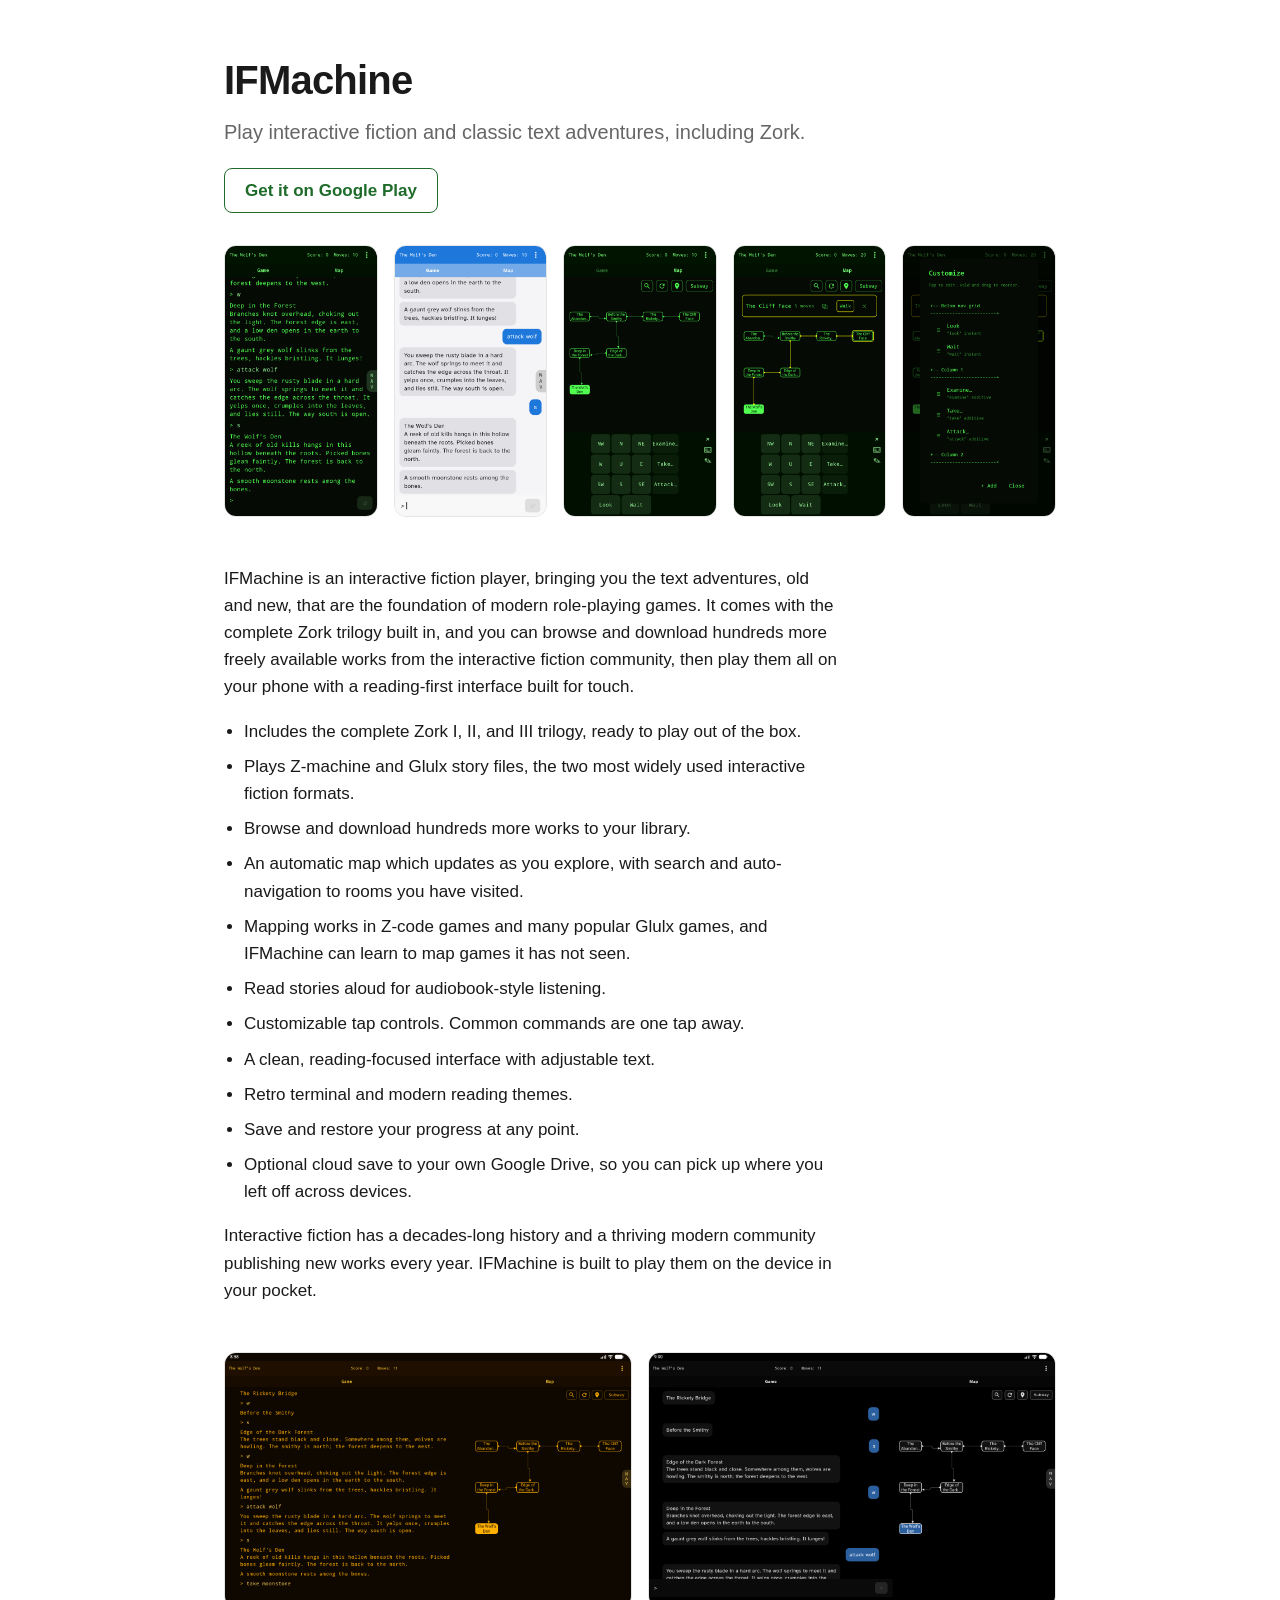
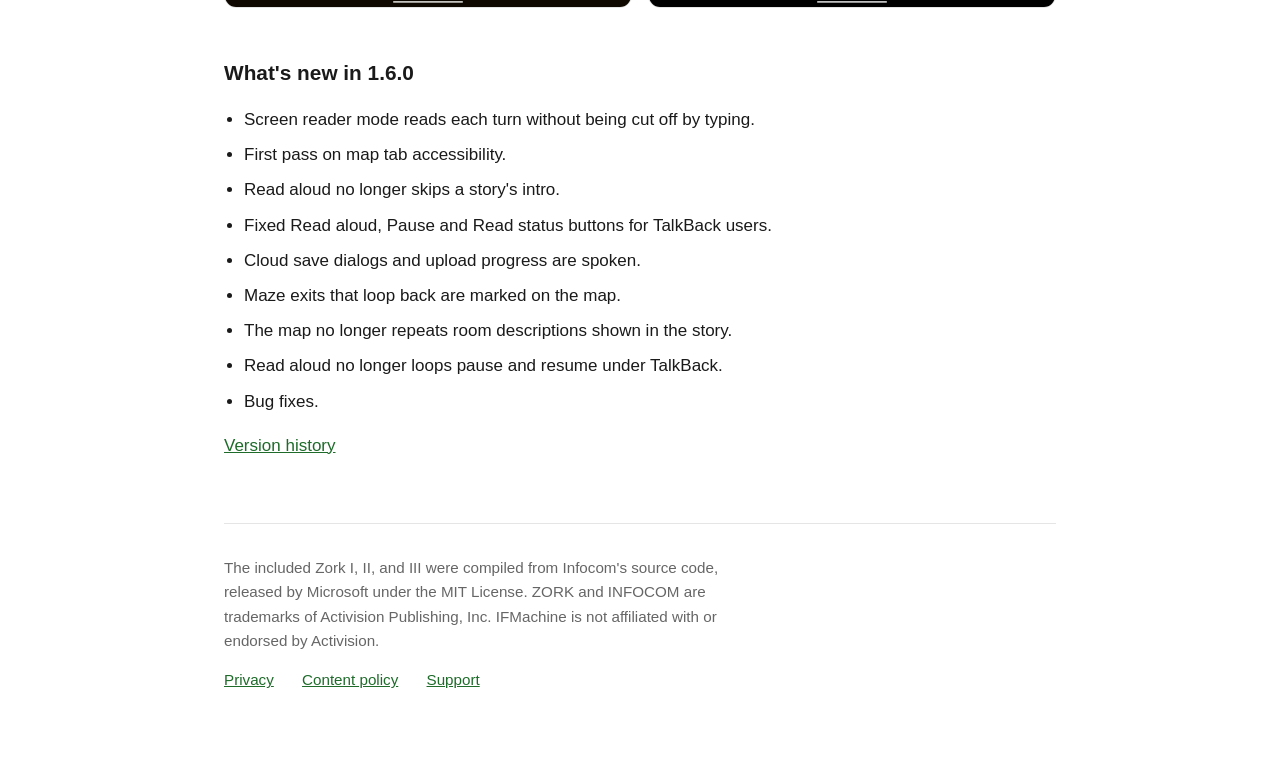
<file: index.html>
<!doctype html>
<html lang="en">
<head>
  <meta charset="utf-8">
  <meta name="viewport" content="width=device-width, initial-scale=1">
  <title>IFMachine - Interactive fiction for Android</title>
  <meta name="description" content="Play interactive fiction and classic text adventures, including Zork.">
  <meta property="og:title" content="IFMachine">
  <meta property="og:description" content="Play interactive fiction and classic text adventures, including Zork.">
  <meta property="og:image" content="https://www.guppyinteractive.com/screenshots/crt_phone.png">
  <meta property="og:url" content="https://www.guppyinteractive.com/">
  <meta property="og:type" content="website">
  <link rel="stylesheet" href="style.css">
  <script src="site.js" defer></script>
</head>
<body>
  <main>
    <header class="hero">
      <h1>IFMachine</h1>
      <p class="tagline">Play interactive fiction and classic text adventures, including Zork.</p>
      <p><a class="store-link" href="https://play.google.com/store/apps/details?id=com.guppyinteractive.ifmachine">Get it on Google Play</a></p>
    </header>

    <section class="screenshots phones">
      <img src="screenshots/crt_phone.png" width="1080" height="1920" alt="IFMachine in retro terminal mode, green text on a black background.">
      <img src="screenshots/messages_phone.png" width="1080" height="1920" loading="lazy" alt="IFMachine in messages mode, with player commands and story responses styled like a chat app.">
      <img src="screenshots/nav_map.png" width="1080" height="1920" loading="lazy" alt="The automatic map, showing rooms you have visited connected subway-style, with a command grid below.">
      <img src="screenshots/nav_route.png" width="1080" height="1920" loading="lazy" alt="The automatic map plotting a walking route to a previously visited room.">
      <img src="screenshots/nav_customize.png" width="1080" height="1920" loading="lazy" alt="The customize screen for tap controls, where you edit and reorder one-tap commands.">
    </section>

    <section class="prose">
      <p>
        IFMachine is an interactive fiction player, bringing you the text
        adventures, old and new, that are the foundation of modern
        role-playing games. It comes with the complete Zork trilogy built
        in, and you can browse and download hundreds more freely available
        works from the interactive fiction community, then play them all on
        your phone with a reading-first interface built for touch.
      </p>
      <ul class="features">
        <li>Includes the complete Zork I, II, and III trilogy, ready to play out of the box.</li>
        <li>Plays Z-machine and Glulx story files, the two most widely used interactive fiction formats.</li>
        <li>Browse and download hundreds more works to your library.</li>
        <li>An automatic map which updates as you explore, with search and auto-navigation to rooms you have visited.</li>
        <li>Mapping works in Z-code games and many popular Glulx games, and IFMachine can learn to map games it has not seen.</li>
        <li>Read stories aloud for audiobook-style listening.</li>
        <li>Customizable tap controls. Common commands are one tap away.</li>
        <li>A clean, reading-focused interface with adjustable text.</li>
        <li>Retro terminal and modern reading themes.</li>
        <li>Save and restore your progress at any point.</li>
        <li>Optional cloud save to your own Google Drive, so you can pick up where you left off across devices.</li>
      </ul>
      <p>
        Interactive fiction has a decades-long history and a thriving modern
        community publishing new works every year. IFMachine is built to
        play them on the device in your pocket.
      </p>
    </section>

    <section class="screenshots tablets">
      <img src="screenshots/ironwood-amber-tablet.png" width="2560" height="1600" loading="lazy" alt="IFMachine on a tablet in the amber retro theme, with the story and map side by side.">
      <img src="screenshots/ironwood-dark-tablet.png" width="2560" height="1600" loading="lazy" alt="IFMachine on a tablet in the dark reading theme, with the story and map side by side.">
    </section>

    <section class="prose whatsnew">
      <h2>What's new in 1.6.0</h2>
      <ul class="features">
        <li>Screen reader mode reads each turn without being cut off by typing.</li>
        <li>First pass on map tab accessibility.</li>
        <li>Read aloud no longer skips a story's intro.</li>
        <li>Fixed Read aloud, Pause and Read status buttons for TalkBack users.</li>
        <li>Cloud save dialogs and upload progress are spoken.</li>
        <li>Maze exits that loop back are marked on the map.</li>
        <li>The map no longer repeats room descriptions shown in the story.</li>
        <li>Read aloud no longer loops pause and resume under TalkBack.</li>
        <li>Bug fixes.</li>
      </ul>
      <p><a href="versions.html">Version history</a></p>
    </section>

    <footer>
      <p class="fine-print">
        The included Zork I, II, and III were compiled from Infocom's source
        code, released by Microsoft under the MIT License. ZORK and INFOCOM
        are trademarks of Activision Publishing, Inc. IFMachine is not
        affiliated with or endorsed by Activision.
      </p>
      <nav>
        <a href="privacy.html">Privacy</a>
        <a href="content-policy.html">Content policy</a>
        <a href="support.html">Support</a>
      </nav>
    </footer>
  </main>

  <div id="lightbox" class="lightbox" role="dialog" aria-modal="true" aria-label="Screenshot viewer" hidden>
    <img alt="">
    <button type="button" class="lb-prev" aria-label="Previous screenshot">&#8249;</button>
    <button type="button" class="lb-next" aria-label="Next screenshot">&#8250;</button>
    <button type="button" class="lb-close" aria-label="Close">&#215;</button>
    <span class="lb-count" aria-hidden="true"></span>
  </div>
</body>
</html>
</file>
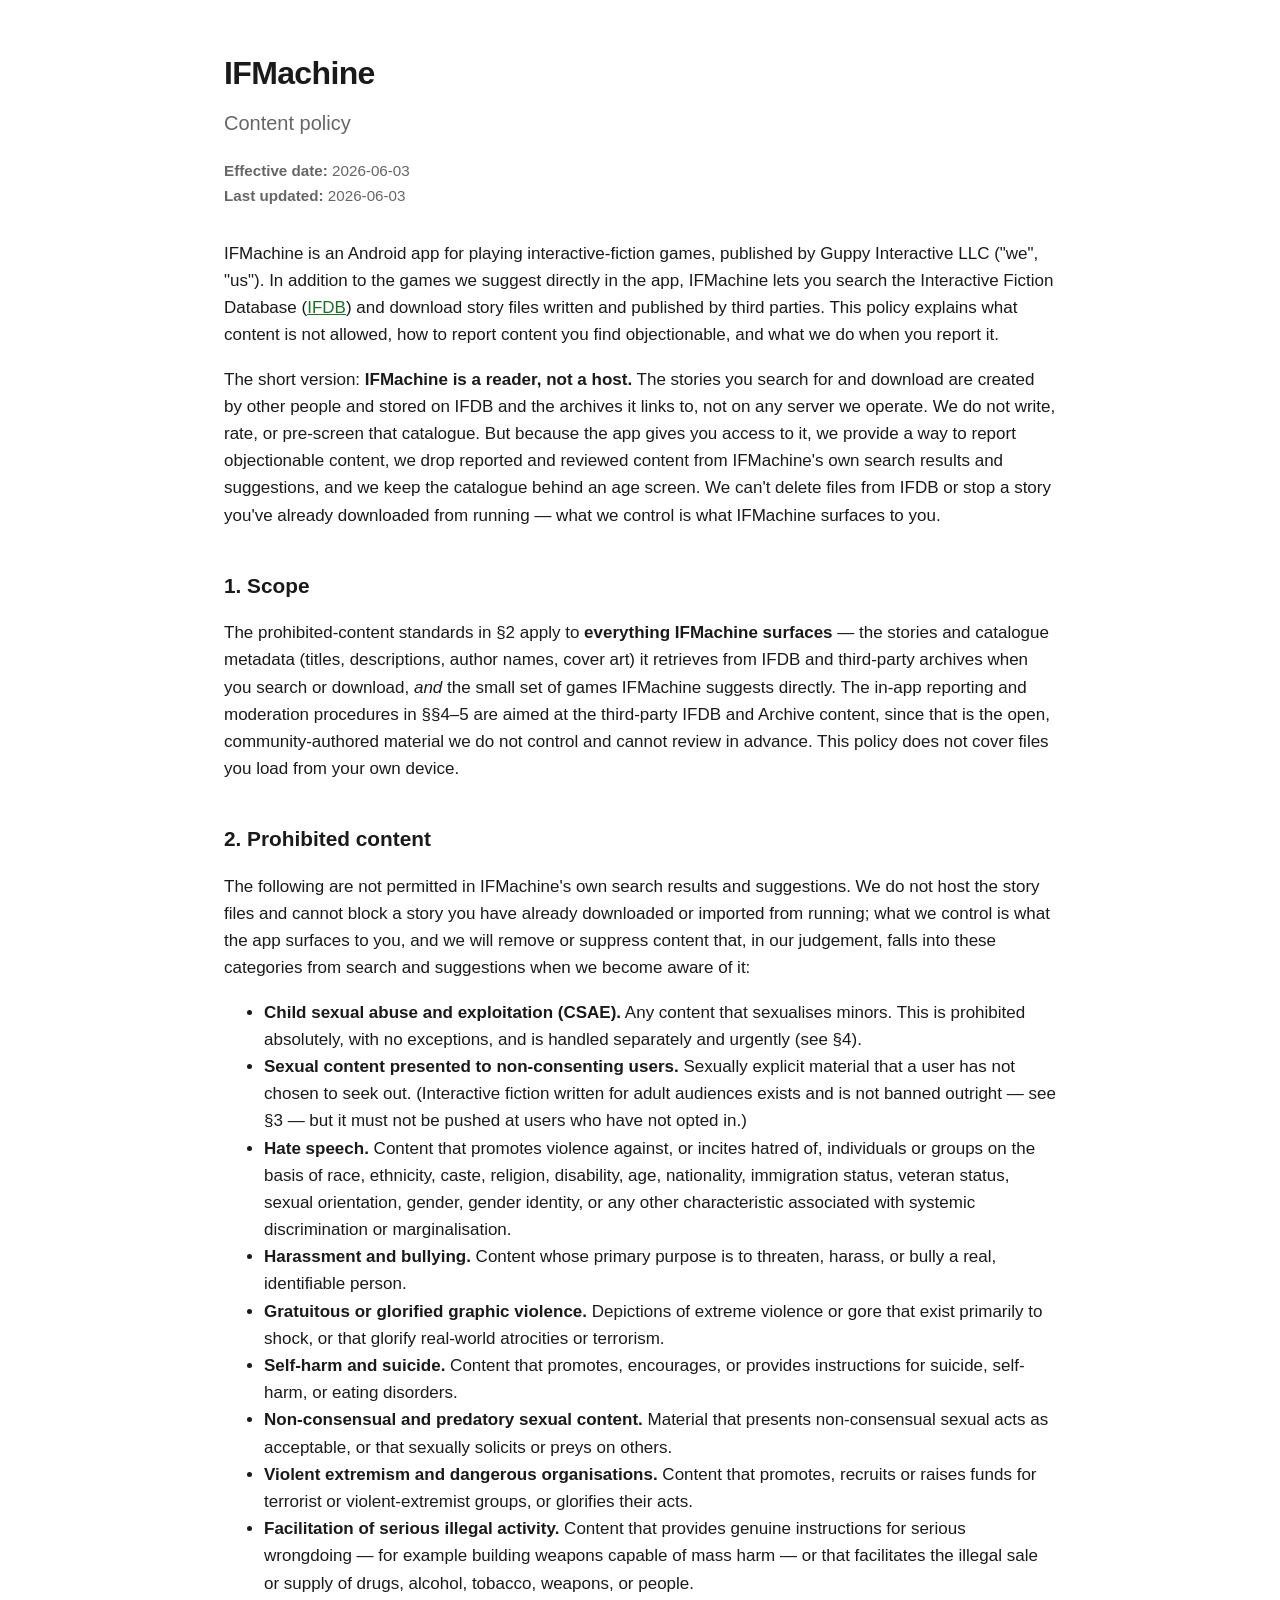
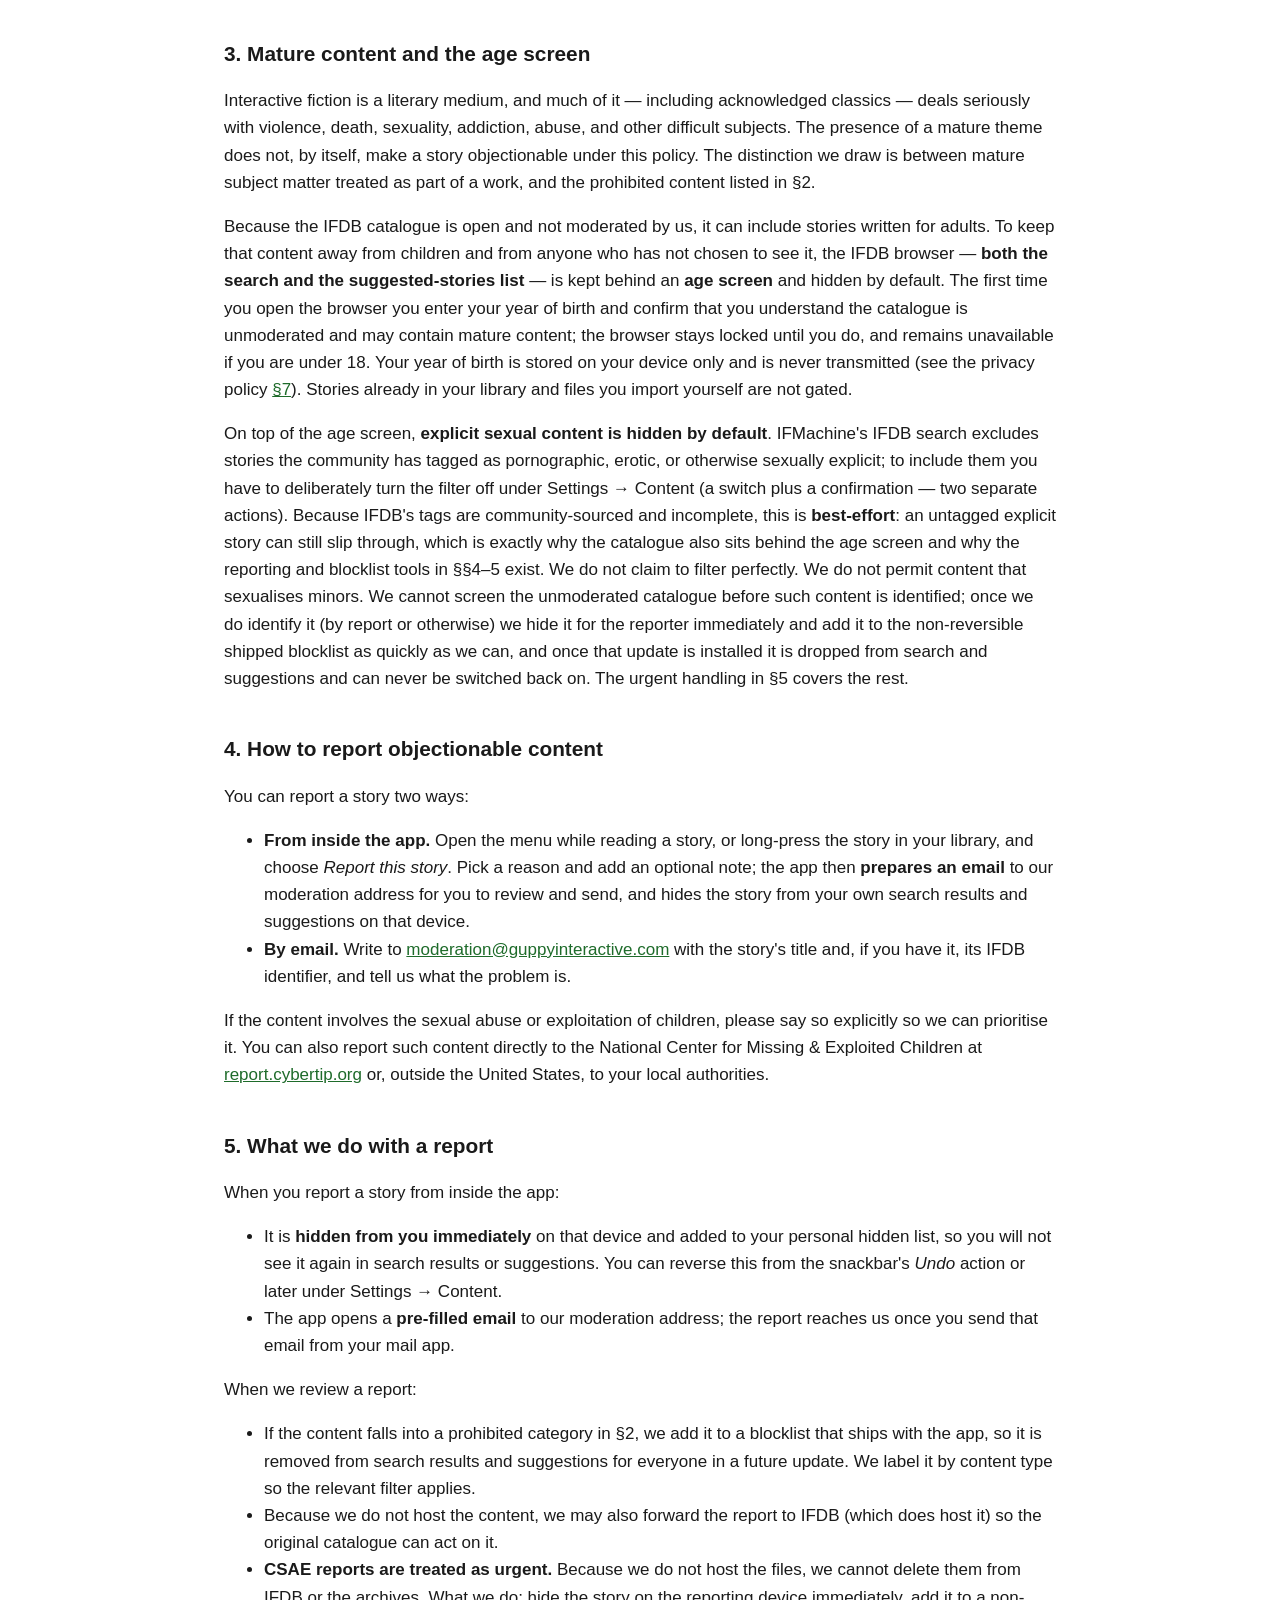
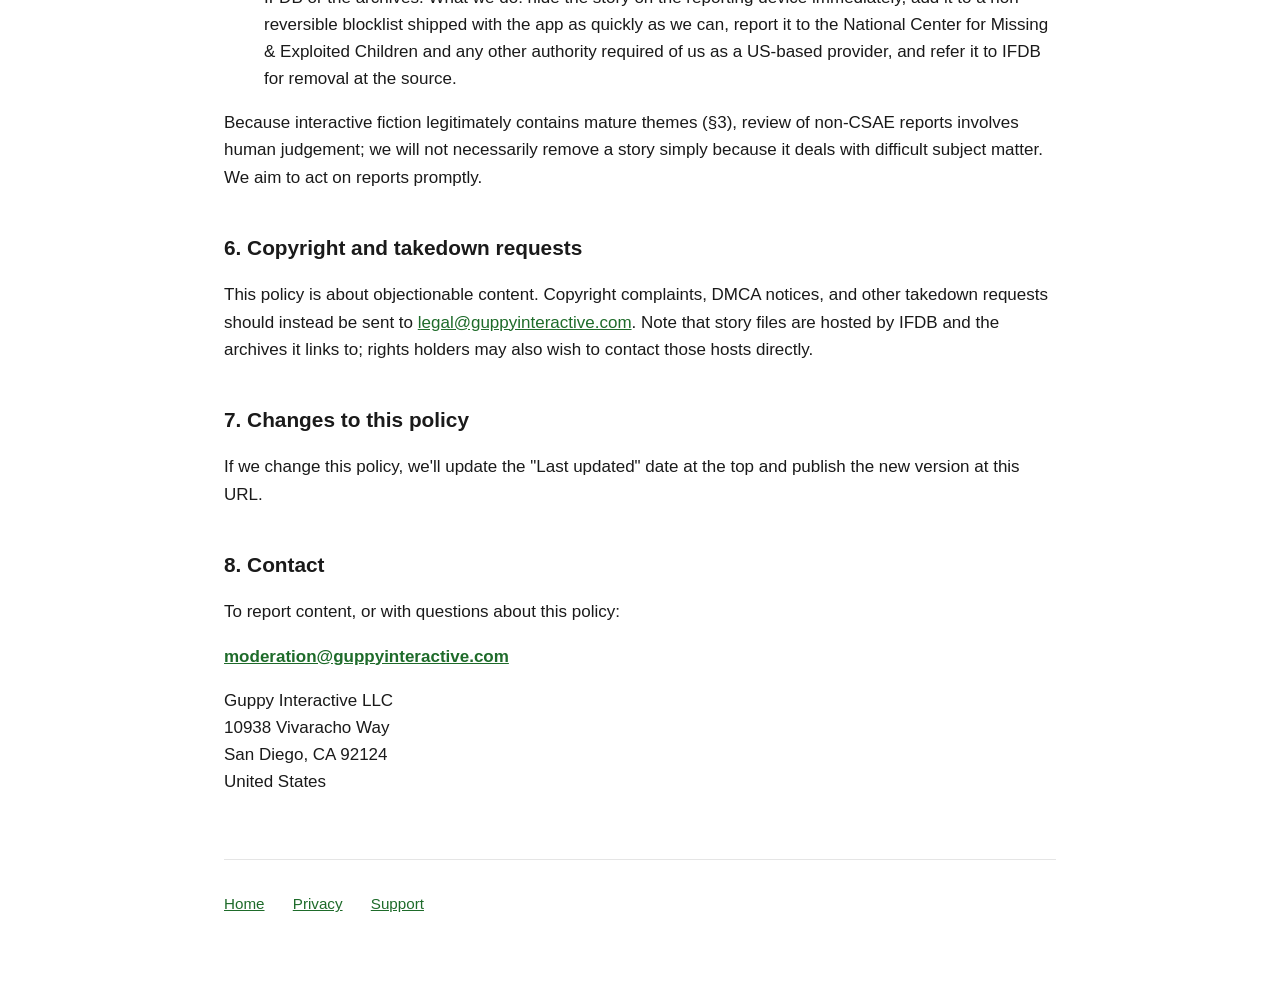
<file: content-policy.html>
<!doctype html>
<html lang="en">
<head>
  <meta charset="utf-8">
  <meta name="viewport" content="width=device-width, initial-scale=1">
  <title>Content Policy &mdash; IFMachine</title>
  <meta name="description" content="IFMachine content policy. What content is prohibited, how to report objectionable stories, and how reports are handled.">
  <link rel="stylesheet" href="style.css">
</head>
<body>
  <main class="policy">
    <header class="hero">
      <h1><a href="index.html">IFMachine</a></h1>
      <p class="tagline">Content policy</p>
    </header>

    <p class="meta">
      <strong>Effective date:</strong> 2026-06-03<br>
      <strong>Last updated:</strong> 2026-06-03
    </p>

    <p>
      IFMachine is an Android app for playing interactive-fiction games,
      published by Guppy Interactive LLC ("we", "us"). In addition to
      the games we suggest directly in the app, IFMachine lets you
      search the Interactive Fiction Database
      (<a href="https://ifdb.org">IFDB</a>) and download story files
      written and published by third parties. This policy explains what
      content is not allowed, how to report content you find
      objectionable, and what we do when you report it.
    </p>

    <p>
      The short version: <strong>IFMachine is a reader, not a host.</strong>
      The stories you search for and download are created by other people
      and stored on IFDB and the archives it links to, not on any server
      we operate. We do not write, rate, or pre-screen that catalogue.
      But because the app gives you access to it, we provide a way to
      report objectionable content, we drop reported and reviewed content
      from IFMachine's own search results and suggestions, and we keep the
      catalogue behind an age screen. We can't delete files from IFDB or
      stop a story you've already downloaded from running &mdash; what we
      control is what IFMachine surfaces to you.
    </p>

    <h2>1. Scope</h2>

    <p>
      The prohibited-content standards in &sect;2 apply to
      <strong>everything IFMachine surfaces</strong> &mdash; the stories
      and catalogue metadata (titles, descriptions, author names, cover
      art) it retrieves from IFDB and third-party archives when you search
      or download, <em>and</em> the small set of games IFMachine suggests
      directly. The in-app reporting and moderation procedures in
      &sect;&sect;4&ndash;5 are aimed at the third-party IFDB and Archive
      content, since that is the open, community-authored material we do
      not control and cannot review in advance. This policy does not cover
      files you load from your own device.
    </p>

    <h2>2. Prohibited content</h2>

    <p>
      The following are not permitted in IFMachine's own search results
      and suggestions. We do not host the story files and cannot block a
      story you have already downloaded or imported from running; what we
      control is what the app surfaces to you, and we will remove or
      suppress content that, in our judgement, falls into these categories
      from search and suggestions when we become aware of it:
    </p>
    <ul>
      <li><strong>Child sexual abuse and exploitation (CSAE).</strong>
        Any content that sexualises minors. This is prohibited
        absolutely, with no exceptions, and is handled separately and
        urgently (see &sect;4).</li>
      <li><strong>Sexual content presented to non-consenting users.</strong>
        Sexually explicit material that a user has not chosen to seek
        out. (Interactive fiction written for adult audiences exists and
        is not banned outright &mdash; see &sect;3 &mdash; but it must
        not be pushed at users who have not opted in.)</li>
      <li><strong>Hate speech.</strong> Content that promotes violence
        against, or incites hatred of, individuals or groups on the
        basis of race, ethnicity, caste, religion, disability, age,
        nationality, immigration status, veteran status, sexual
        orientation, gender, gender identity, or any other characteristic
        associated with systemic discrimination or marginalisation.</li>
      <li><strong>Harassment and bullying.</strong> Content whose primary
        purpose is to threaten, harass, or bully a real, identifiable
        person.</li>
      <li><strong>Gratuitous or glorified graphic violence.</strong>
        Depictions of extreme violence or gore that exist primarily to
        shock, or that glorify real-world atrocities or terrorism.</li>
      <li><strong>Self-harm and suicide.</strong> Content that promotes,
        encourages, or provides instructions for suicide, self-harm, or
        eating disorders.</li>
      <li><strong>Non-consensual and predatory sexual content.</strong>
        Material that presents non-consensual sexual acts as acceptable,
        or that sexually solicits or preys on others.</li>
      <li><strong>Violent extremism and dangerous organisations.</strong>
        Content that promotes, recruits or raises funds for terrorist or
        violent-extremist groups, or glorifies their acts.</li>
      <li><strong>Facilitation of serious illegal activity.</strong>
        Content that provides genuine instructions for serious
        wrongdoing &mdash; for example building weapons capable of mass
        harm &mdash; or that facilitates the illegal sale or supply of
        drugs, alcohol, tobacco, weapons, or people.</li>
    </ul>

    <h2>3. Mature content and the age screen</h2>

    <p>
      Interactive fiction is a literary medium, and much of it &mdash;
      including acknowledged classics &mdash; deals seriously with
      violence, death, sexuality, addiction, abuse, and other difficult
      subjects. The presence of a mature theme does not, by itself, make
      a story objectionable under this policy. The distinction we draw is
      between mature subject matter treated as part of a work, and the
      prohibited content listed in &sect;2.
    </p>
    <p>
      Because the IFDB catalogue is open and not moderated by us, it can
      include stories written for adults. To keep that content away from
      children and from anyone who has not chosen to see it, the IFDB
      browser &mdash; <strong>both the search and the suggested-stories
      list</strong> &mdash; is kept behind an <strong>age screen</strong>
      and hidden by default. The first time you open the browser you enter
      your year of birth and confirm that you understand the catalogue is
      unmoderated and may contain mature content; the browser stays locked
      until you do, and remains unavailable if you are under&nbsp;18. Your
      year of birth is stored on your device only and is never transmitted
      (see the privacy policy
      <a href="privacy.html">&sect;7</a>). Stories already in your library
      and files you import yourself are not gated.
    </p>
    <p>
      On top of the age screen, <strong>explicit sexual content is hidden
      by default</strong>. IFMachine's IFDB search excludes stories the
      community has tagged as pornographic, erotic, or otherwise sexually
      explicit; to include them you have to deliberately turn the filter
      off under Settings &rarr; Content (a switch plus a confirmation
      &mdash; two separate actions). Because IFDB's tags are
      community-sourced and incomplete, this is <strong>best-effort</strong>:
      an untagged explicit story can still slip through, which is exactly
      why the catalogue also sits behind the age screen and why the
      reporting and blocklist tools in &sect;&sect;4&ndash;5 exist. We do
      not claim to filter perfectly. We do not permit content that
      sexualises minors. We cannot screen the unmoderated catalogue before
      such content is identified; once we do identify it (by report or
      otherwise) we hide it for the reporter immediately and add it to the
      non-reversible shipped blocklist as quickly as we can, and once that
      update is installed it is dropped from search and suggestions and can
      never be switched back on. The urgent handling in &sect;5 covers the
      rest.
    </p>

    <h2>4. How to report objectionable content</h2>

    <p>You can report a story two ways:</p>
    <ul>
      <li><strong>From inside the app.</strong> Open the menu while
        reading a story, or long-press the story in your library, and
        choose <em>Report this story</em>. Pick a reason and add an
        optional note; the app then <strong>prepares an email</strong> to
        our moderation address for you to review and send, and hides the
        story from your own search results and suggestions on that
        device.</li>
      <li><strong>By email.</strong> Write to
        <a href="mailto:moderation@guppyinteractive.com">moderation@guppyinteractive.com</a>
        with the story's title and, if you have it, its IFDB identifier,
        and tell us what the problem is.</li>
    </ul>
    <p>
      If the content involves the sexual abuse or exploitation of
      children, please say so explicitly so we can prioritise it. You can
      also report such content directly to the National Center for
      Missing &amp; Exploited Children at
      <a href="https://report.cybertip.org">report.cybertip.org</a> or,
      outside the United States, to your local authorities.
    </p>

    <h2>5. What we do with a report</h2>

    <p>When you report a story from inside the app:</p>
    <ul>
      <li>It is <strong>hidden from you immediately</strong> on that
        device and added to your personal hidden list, so you will not
        see it again in search results or suggestions. You can reverse
        this from the snackbar's <em>Undo</em> action or later under
        Settings &rarr; Content.</li>
      <li>The app opens a <strong>pre-filled email</strong> to our
        moderation address; the report reaches us once you send that
        email from your mail app.</li>
    </ul>
    <p>When we review a report:</p>
    <ul>
      <li>If the content falls into a prohibited category in &sect;2, we
        add it to a blocklist that ships with the app, so it is removed
        from search results and suggestions for everyone in a future
        update. We label it by content type so the relevant filter
        applies.</li>
      <li>Because we do not host the content, we may also forward the
        report to IFDB (which does host it) so the original catalogue can
        act on it.</li>
      <li><strong>CSAE reports are treated as urgent.</strong> Because we
        do not host the files, we cannot delete them from IFDB or the
        archives. What we do: hide the story on the reporting device
        immediately, add it to a non-reversible blocklist shipped with
        the app as quickly as we can, report it to the National Center
        for Missing &amp; Exploited Children and any other authority
        required of us as a US-based provider, and refer it to IFDB for
        removal at the source.</li>
    </ul>
    <p>
      Because interactive fiction legitimately contains mature themes
      (&sect;3), review of non-CSAE reports involves human judgement; we
      will not necessarily remove a story simply because it deals with
      difficult subject matter. We aim to act on reports promptly.
    </p>

    <h2>6. Copyright and takedown requests</h2>

    <p>
      This policy is about objectionable content. Copyright complaints,
      DMCA notices, and other takedown requests should instead be sent to
      <a href="mailto:legal@guppyinteractive.com">legal@guppyinteractive.com</a>.
      Note that story files are hosted by IFDB and the archives it links
      to; rights holders may also wish to contact those hosts directly.
    </p>

    <h2>7. Changes to this policy</h2>

    <p>
      If we change this policy, we'll update the "Last updated" date at
      the top and publish the new version at this URL.
    </p>

    <h2>8. Contact</h2>

    <p>To report content, or with questions about this policy:</p>
    <p>
      <strong><a href="mailto:moderation@guppyinteractive.com">moderation@guppyinteractive.com</a></strong>
    </p>
    <p>
      Guppy Interactive LLC<br>
      10938 Vivaracho Way<br>
      San Diego, CA 92124<br>
      United States
    </p>

    <footer>
      <nav>
        <a href="index.html">Home</a>
        <a href="privacy.html">Privacy</a>
        <a href="support.html">Support</a>
      </nav>
    </footer>
  </main>
</body>
</html>
</file>
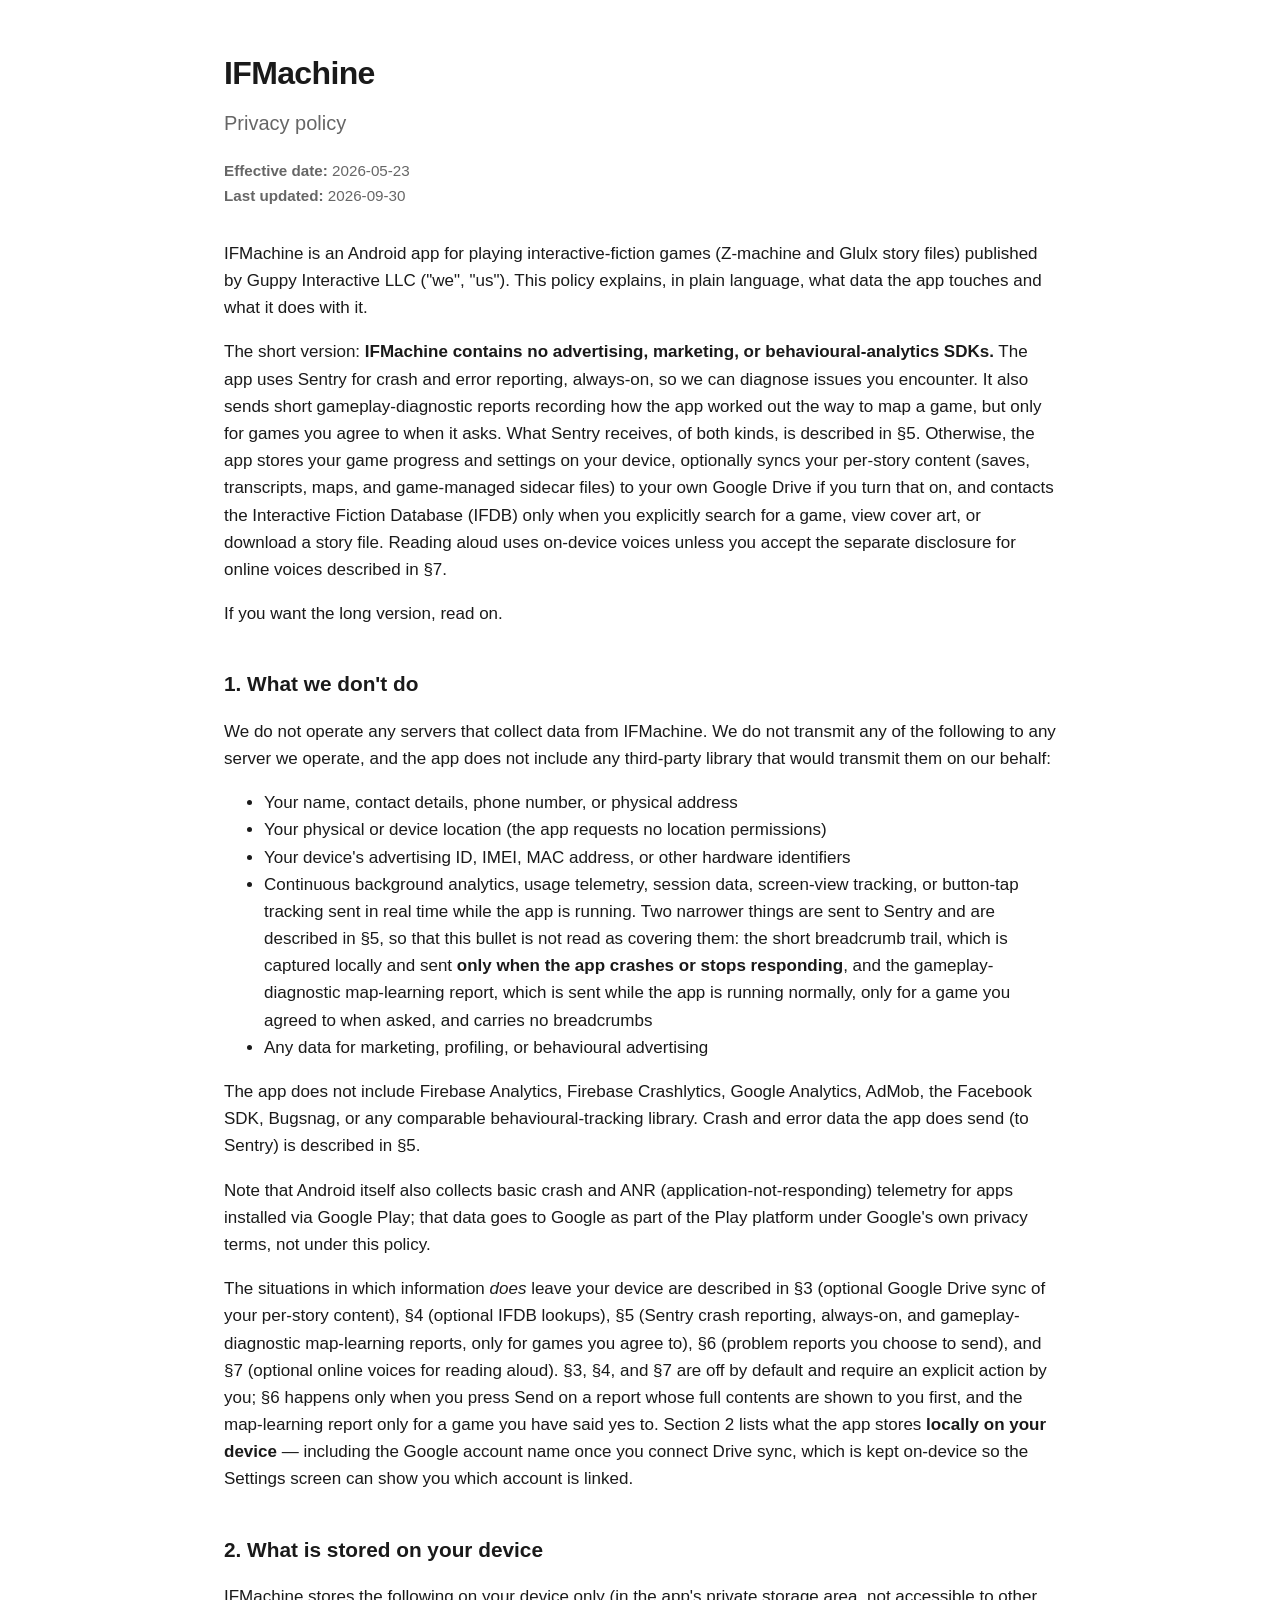
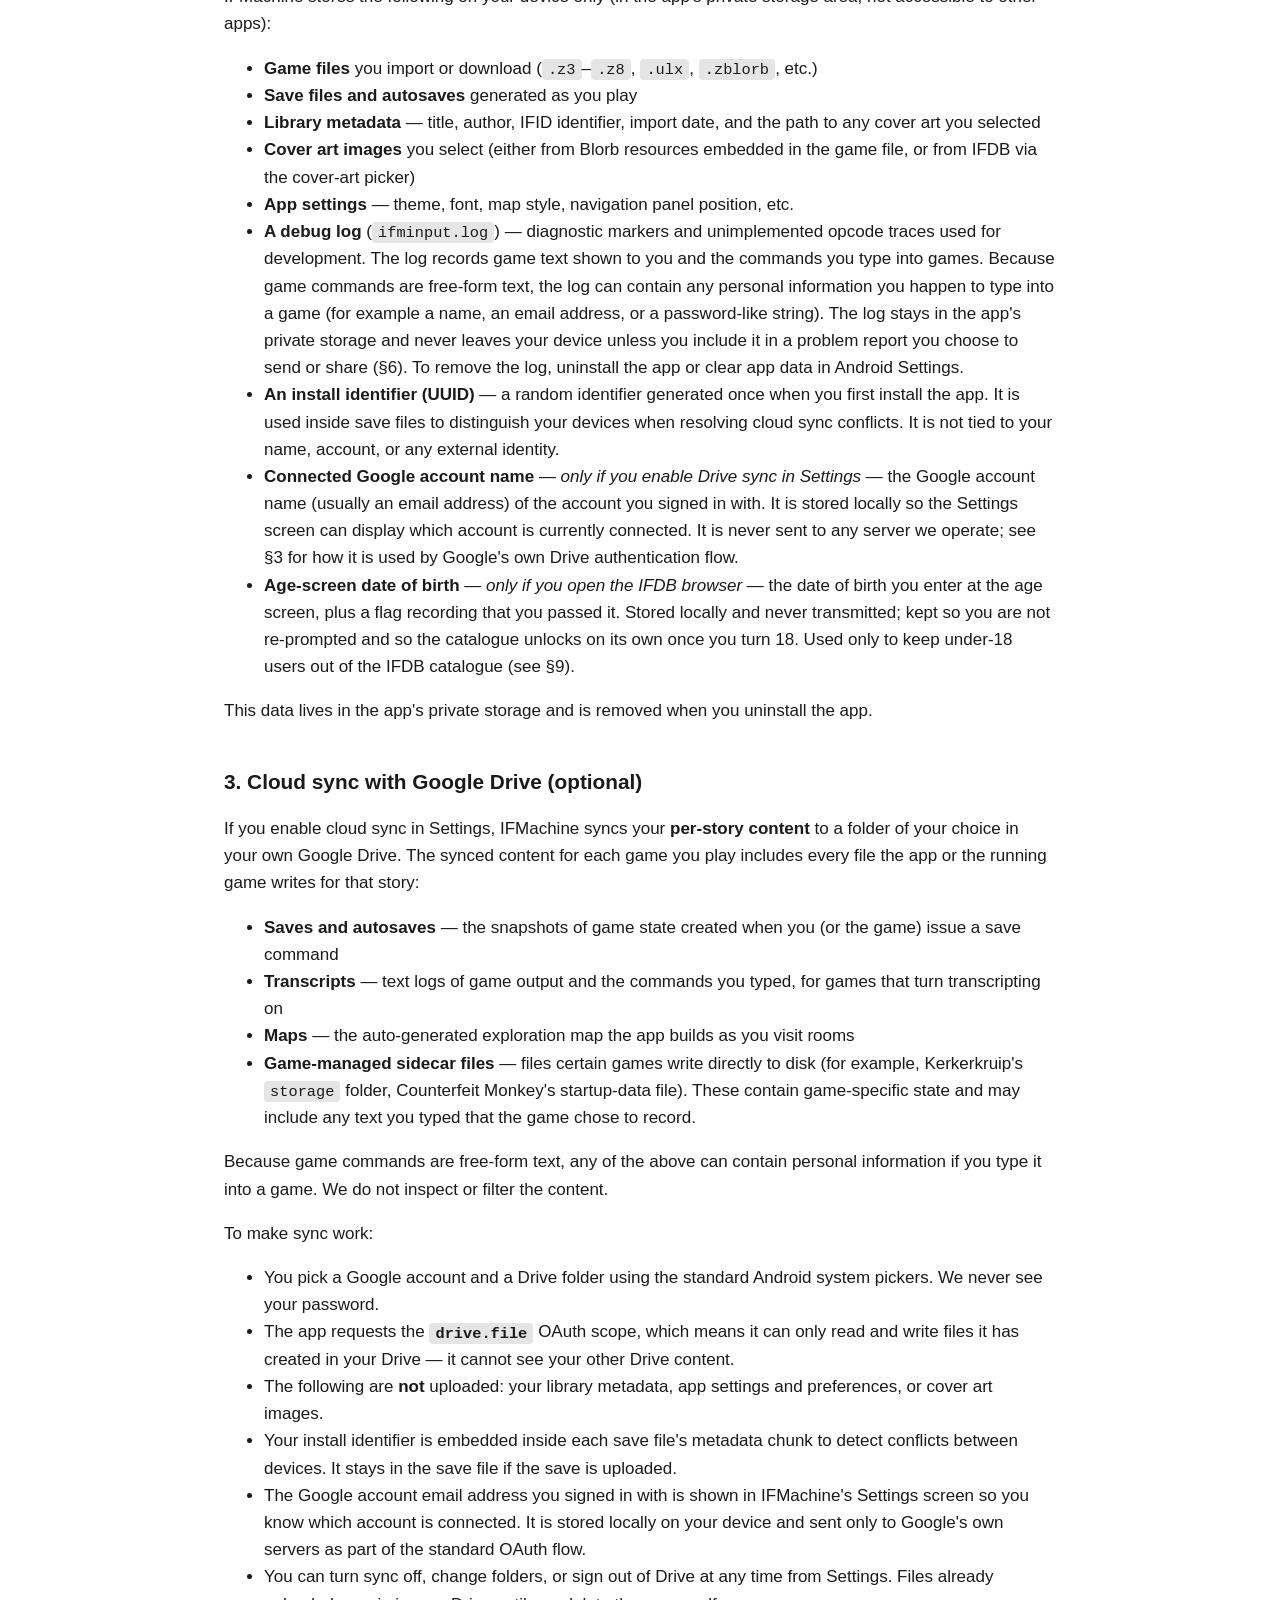
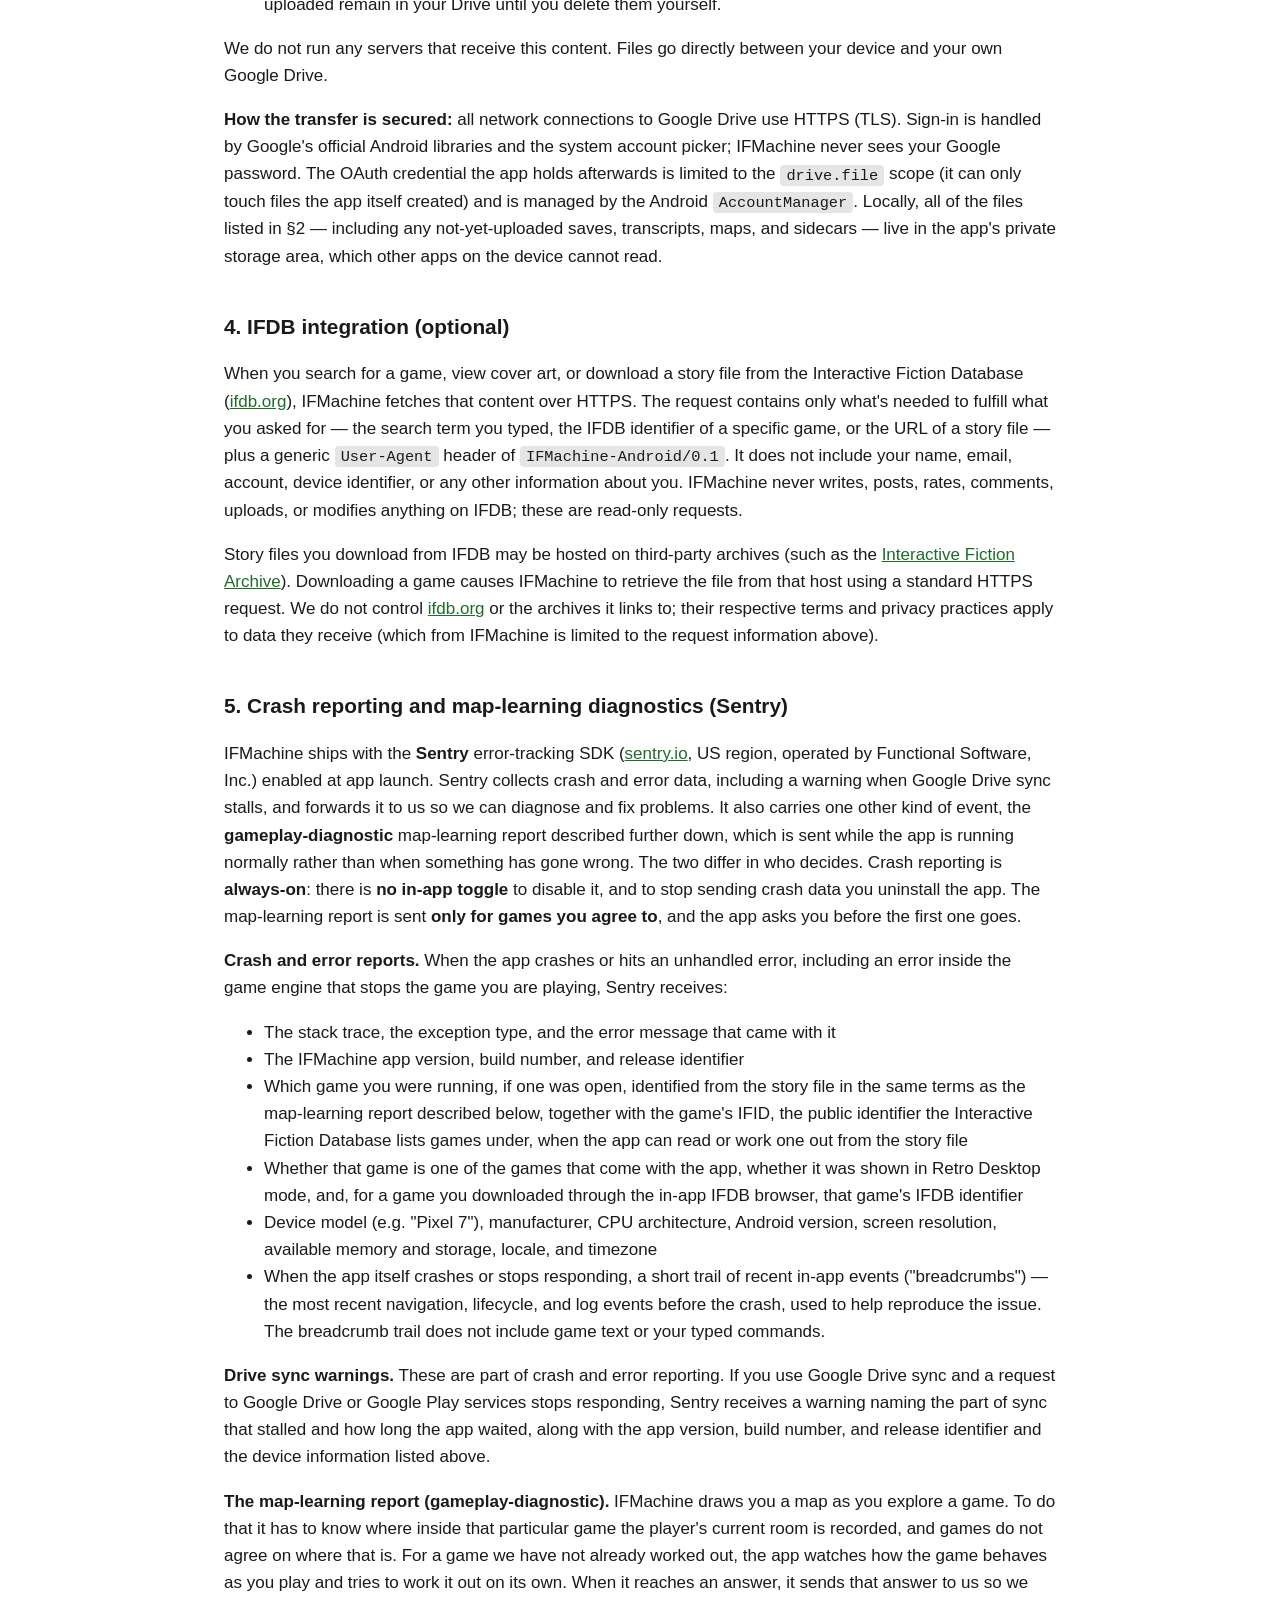
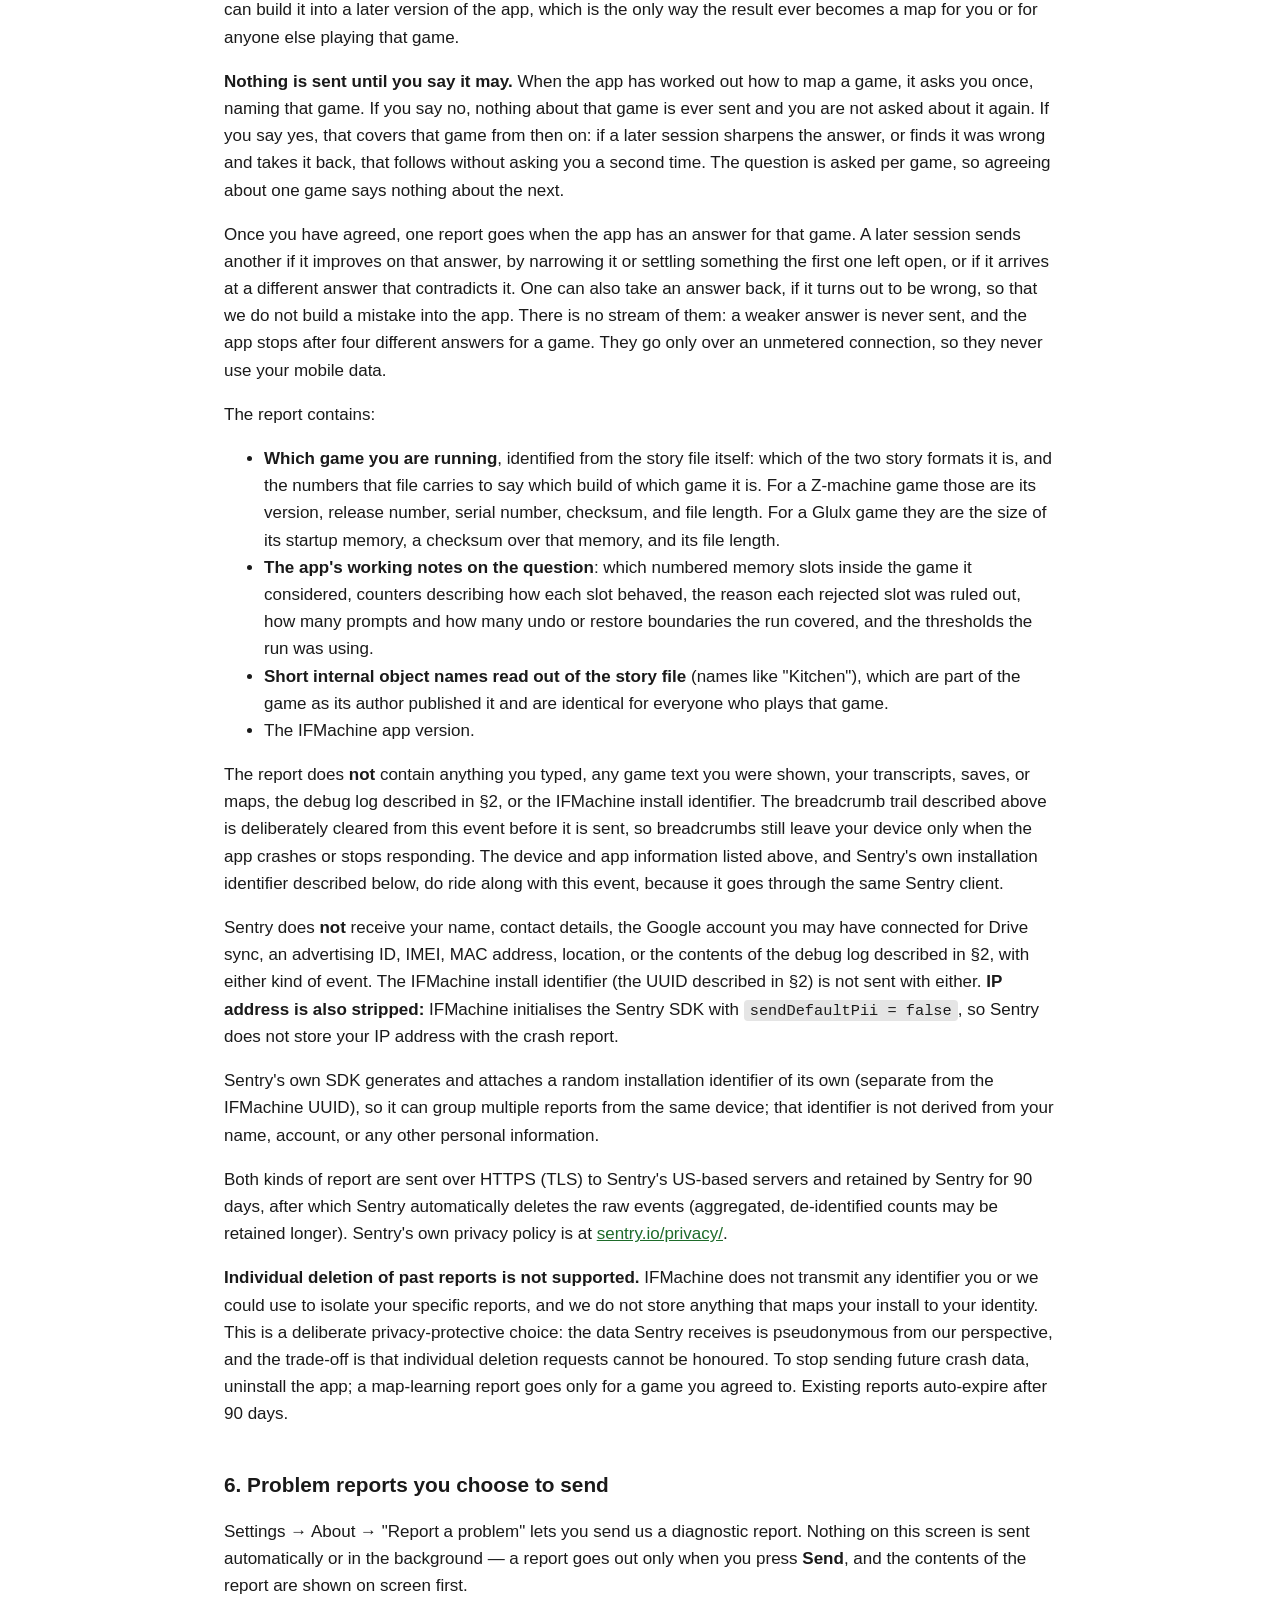
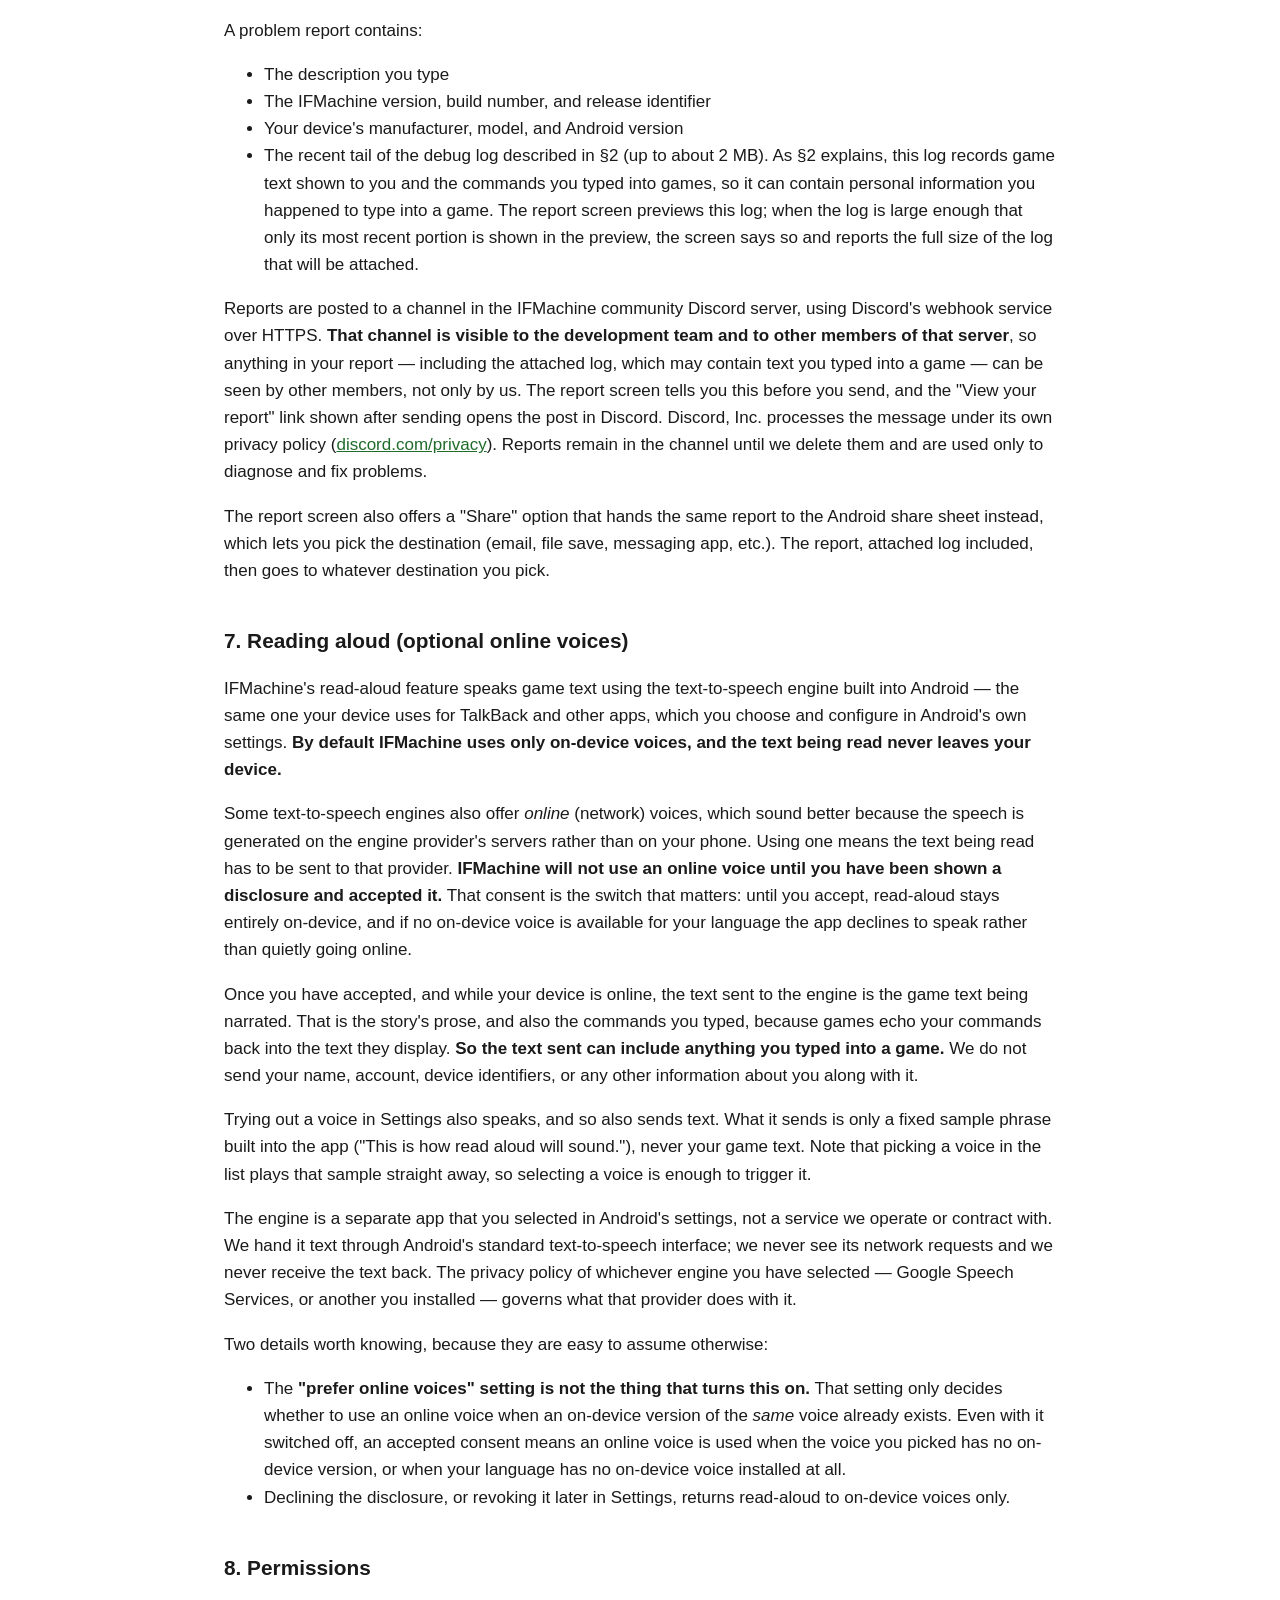
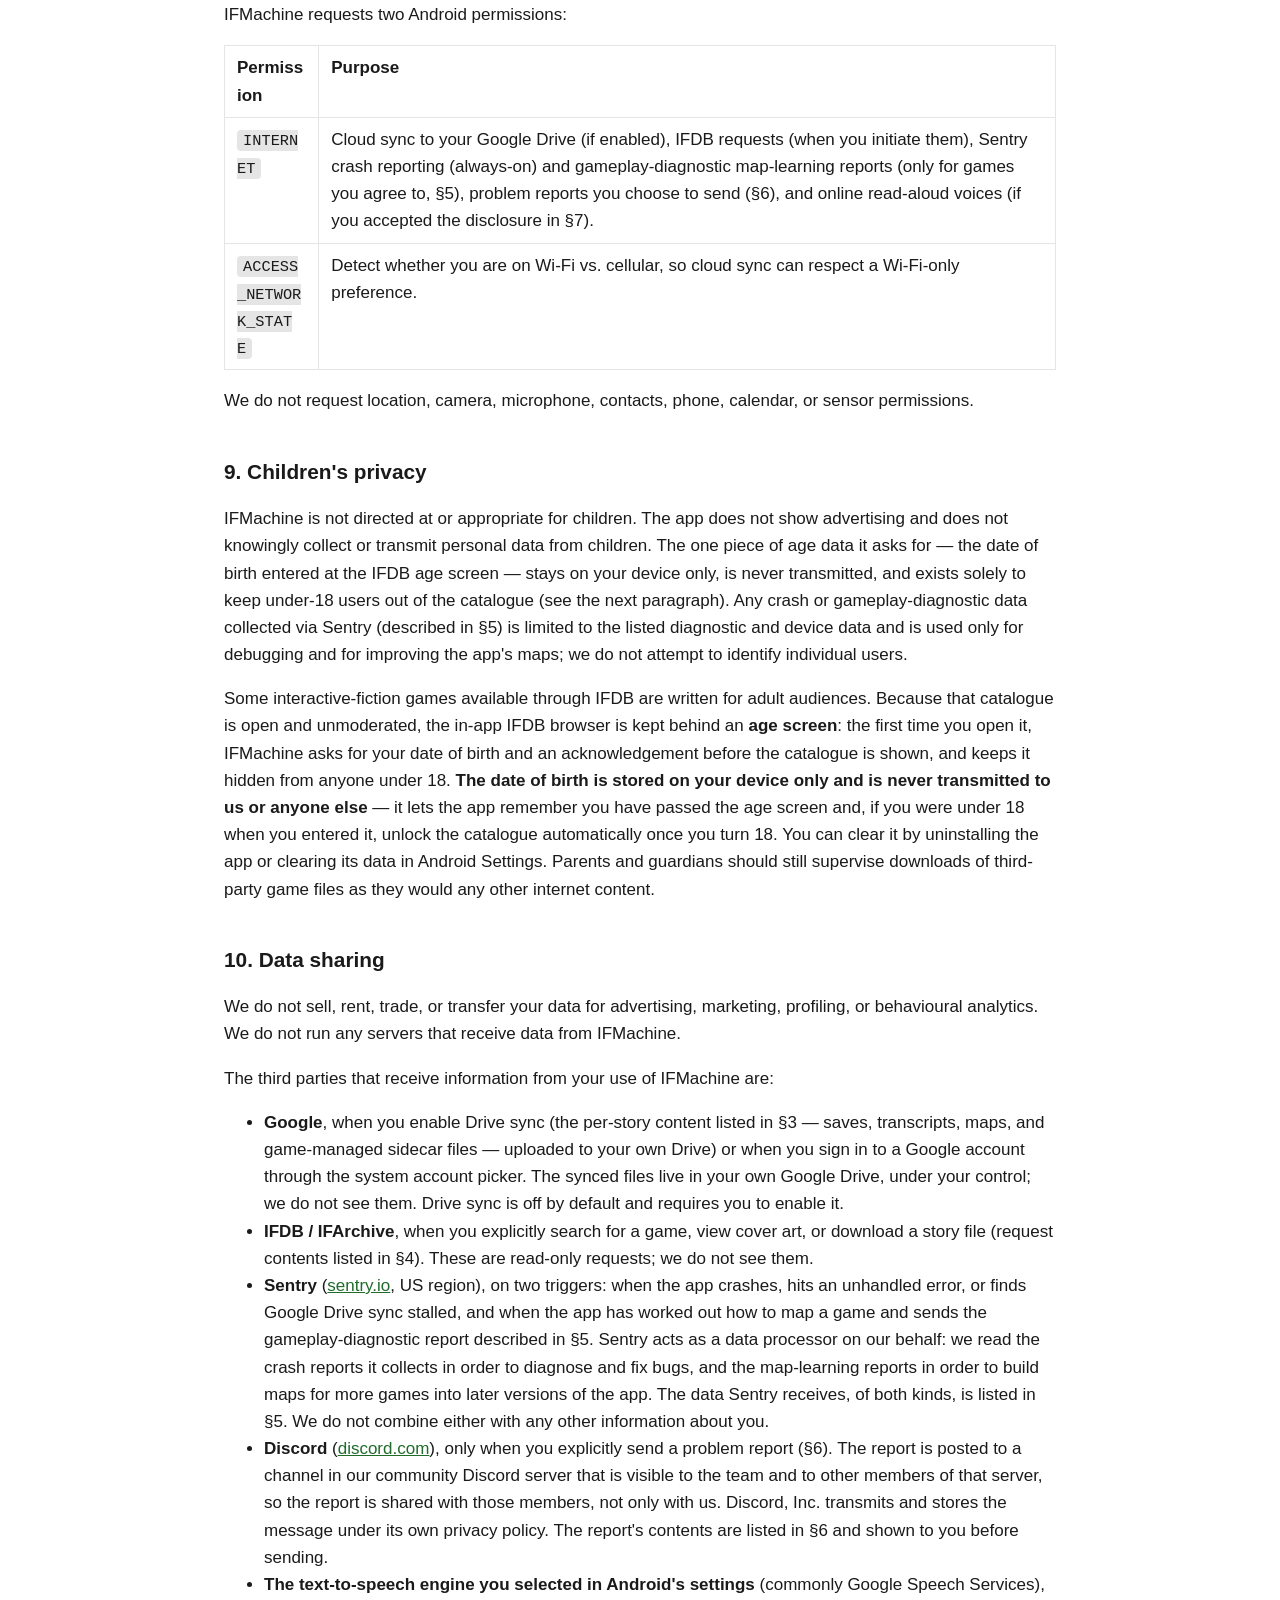
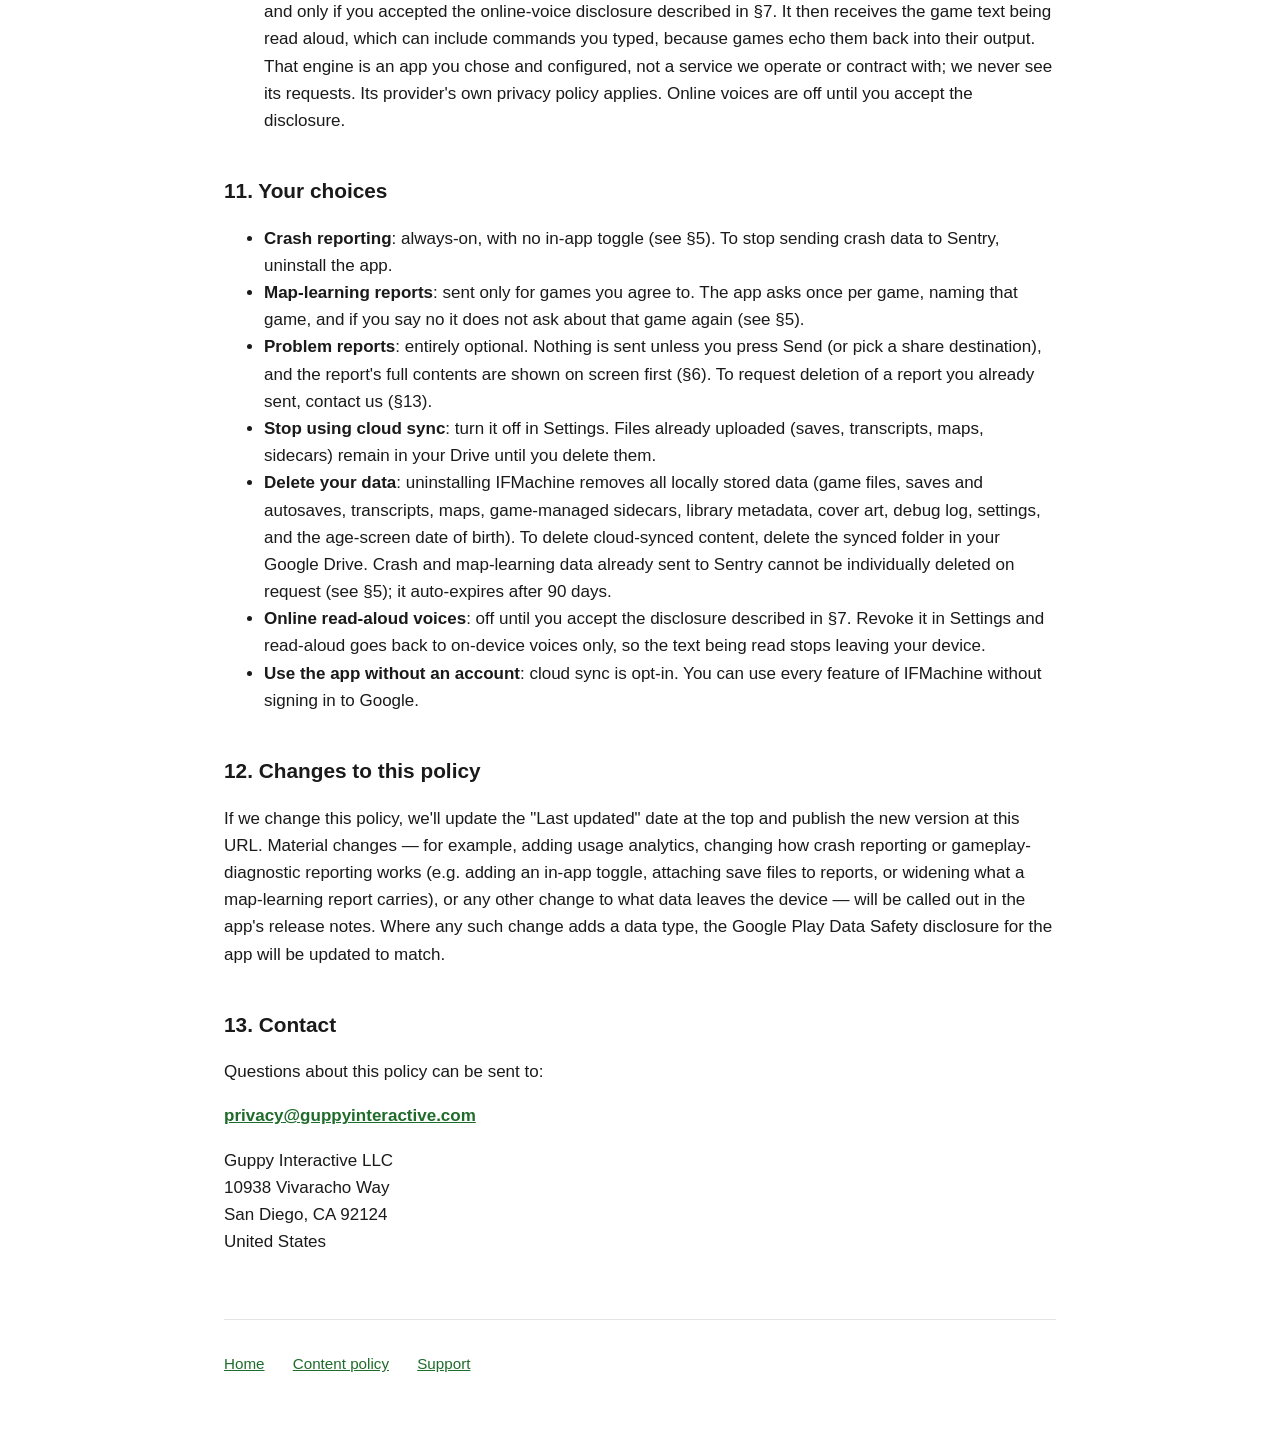
<file: privacy.html>
<!doctype html>
<html lang="en">
<head>
  <meta charset="utf-8">
  <meta name="viewport" content="width=device-width, initial-scale=1">
  <title>Privacy Policy — IFMachine</title>
  <meta name="description" content="IFMachine privacy policy. No advertising or behavioural-analytics SDKs; always-on crash reporting (Sentry) and optional in-app problem reports are disclosed in the policy.">
  <link rel="stylesheet" href="style.css">
</head>
<body>
  <main class="policy">
    <header class="hero">
      <h1><a href="index.html">IFMachine</a></h1>
      <p class="tagline">Privacy policy</p>
    </header>

    <p class="meta">
      <strong>Effective date:</strong> 2026-05-23<br>
      <strong>Last updated:</strong> 2026-09-30
    </p>

    <p>IFMachine is an Android app for playing interactive-fiction games (Z-machine and Glulx story files) published by Guppy Interactive LLC ("we", "us"). This policy explains, in plain language, what data the app touches and what it does with it.</p>

    <p>The short version: <strong>IFMachine contains no advertising, marketing, or behavioural-analytics SDKs.</strong> The app uses Sentry for crash and error reporting, always-on, so we can diagnose issues you encounter. It also sends short gameplay-diagnostic reports recording how the app worked out the way to map a game, but only for games you agree to when it asks. What Sentry receives, of both kinds, is described in §5. Otherwise, the app stores your game progress and settings on your device, optionally syncs your per-story content (saves, transcripts, maps, and game-managed sidecar files) to your own Google Drive if you turn that on, and contacts the Interactive Fiction Database (IFDB) only when you explicitly search for a game, view cover art, or download a story file. Reading aloud uses on-device voices unless you accept the separate disclosure for online voices described in §7.</p>

    <p>If you want the long version, read on.</p>

    <h2>1. What we don't do</h2>

    <p>We do not operate any servers that collect data from IFMachine. We do not transmit any of the following to any server we operate, and the app does not include any third-party library that would transmit them on our behalf:</p>

    <ul>
      <li>Your name, contact details, phone number, or physical address</li>
      <li>Your physical or device location (the app requests no location permissions)</li>
      <li>Your device's advertising ID, IMEI, MAC address, or other hardware identifiers</li>
      <li>Continuous background analytics, usage telemetry, session data, screen-view tracking, or button-tap tracking sent in real time while the app is running. Two narrower things are sent to Sentry and are described in §5, so that this bullet is not read as covering them: the short breadcrumb trail, which is captured locally and sent <strong>only when the app crashes or stops responding</strong>, and the gameplay-diagnostic map-learning report, which is sent while the app is running normally, only for a game you agreed to when asked, and carries no breadcrumbs</li>
      <li>Any data for marketing, profiling, or behavioural advertising</li>
    </ul>

    <p>The app does not include Firebase Analytics, Firebase Crashlytics, Google Analytics, AdMob, the Facebook SDK, Bugsnag, or any comparable behavioural-tracking library. Crash and error data the app does send (to Sentry) is described in §5.</p>

    <p>Note that Android itself also collects basic crash and ANR (application-not-responding) telemetry for apps installed via Google Play; that data goes to Google as part of the Play platform under Google's own privacy terms, not under this policy.</p>

    <p>The situations in which information <em>does</em> leave your device are described in §3 (optional Google Drive sync of your per-story content), §4 (optional IFDB lookups), §5 (Sentry crash reporting, always-on, and gameplay-diagnostic map-learning reports, only for games you agree to), §6 (problem reports you choose to send), and §7 (optional online voices for reading aloud). §3, §4, and §7 are off by default and require an explicit action by you; §6 happens only when you press Send on a report whose full contents are shown to you first, and the map-learning report only for a game you have said yes to. Section 2 lists what the app stores <strong>locally on your device</strong> — including the Google account name once you connect Drive sync, which is kept on-device so the Settings screen can show you which account is linked.</p>

    <h2>2. What is stored on your device</h2>

    <p>IFMachine stores the following on your device only (in the app's private storage area, not accessible to other apps):</p>

    <ul>
      <li><strong>Game files</strong> you import or download (<code>.z3</code>–<code>.z8</code>, <code>.ulx</code>, <code>.zblorb</code>, etc.)</li>
      <li><strong>Save files and autosaves</strong> generated as you play</li>
      <li><strong>Library metadata</strong> — title, author, IFID identifier, import date, and the path to any cover art you selected</li>
      <li><strong>Cover art images</strong> you select (either from Blorb resources embedded in the game file, or from IFDB via the cover-art picker)</li>
      <li><strong>App settings</strong> — theme, font, map style, navigation panel position, etc.</li>
      <li><strong>A debug log</strong> (<code>ifminput.log</code>) — diagnostic markers and unimplemented opcode traces used for development. The log records game text shown to you and the commands you type into games. Because game commands are free-form text, the log can contain any personal information you happen to type into a game (for example a name, an email address, or a password-like string). The log stays in the app's private storage and never leaves your device unless you include it in a problem report you choose to send or share (§6). To remove the log, uninstall the app or clear app data in Android Settings.</li>
      <li><strong>An install identifier (UUID)</strong> — a random identifier generated once when you first install the app. It is used inside save files to distinguish your devices when resolving cloud sync conflicts. It is not tied to your name, account, or any external identity.</li>
      <li><strong>Connected Google account name</strong> — <em>only if you enable Drive sync in Settings</em> — the Google account name (usually an email address) of the account you signed in with. It is stored locally so the Settings screen can display which account is currently connected. It is never sent to any server we operate; see §3 for how it is used by Google's own Drive authentication flow.</li>
      <li><strong>Age-screen date of birth</strong> — <em>only if you open the IFDB browser</em> — the date of birth you enter at the age screen, plus a flag recording that you passed it. Stored locally and never transmitted; kept so you are not re-prompted and so the catalogue unlocks on its own once you turn 18. Used only to keep under-18 users out of the IFDB catalogue (see §9).</li>
    </ul>

    <p>This data lives in the app's private storage and is removed when you uninstall the app.</p>

    <h2>3. Cloud sync with Google Drive (optional)</h2>

    <p>If you enable cloud sync in Settings, IFMachine syncs your <strong>per-story content</strong> to a folder of your choice in your own Google Drive. The synced content for each game you play includes every file the app or the running game writes for that story:</p>

    <ul>
      <li><strong>Saves and autosaves</strong> — the snapshots of game state created when you (or the game) issue a save command</li>
      <li><strong>Transcripts</strong> — text logs of game output and the commands you typed, for games that turn transcripting on</li>
      <li><strong>Maps</strong> — the auto-generated exploration map the app builds as you visit rooms</li>
      <li><strong>Game-managed sidecar files</strong> — files certain games write directly to disk (for example, Kerkerkruip's <code>storage</code> folder, Counterfeit Monkey's startup-data file). These contain game-specific state and may include any text you typed that the game chose to record.</li>
    </ul>

    <p>Because game commands are free-form text, any of the above can contain personal information if you type it into a game. We do not inspect or filter the content.</p>

    <p>To make sync work:</p>

    <ul>
      <li>You pick a Google account and a Drive folder using the standard Android system pickers. We never see your password.</li>
      <li>The app requests the <strong><code>drive.file</code></strong> OAuth scope, which means it can only read and write files it has created in your Drive — it cannot see your other Drive content.</li>
      <li>The following are <strong>not</strong> uploaded: your library metadata, app settings and preferences, or cover art images.</li>
      <li>Your install identifier is embedded inside each save file's metadata chunk to detect conflicts between devices. It stays in the save file if the save is uploaded.</li>
      <li>The Google account email address you signed in with is shown in IFMachine's Settings screen so you know which account is connected. It is stored locally on your device and sent only to Google's own servers as part of the standard OAuth flow.</li>
      <li>You can turn sync off, change folders, or sign out of Drive at any time from Settings. Files already uploaded remain in your Drive until you delete them yourself.</li>
    </ul>

    <p>We do not run any servers that receive this content. Files go directly between your device and your own Google Drive.</p>

    <p><strong>How the transfer is secured:</strong> all network connections to Google Drive use HTTPS (TLS). Sign-in is handled by Google's official Android libraries and the system account picker; IFMachine never sees your Google password. The OAuth credential the app holds afterwards is limited to the <code>drive.file</code> scope (it can only touch files the app itself created) and is managed by the Android <code>AccountManager</code>. Locally, all of the files listed in §2 — including any not-yet-uploaded saves, transcripts, maps, and sidecars — live in the app's private storage area, which other apps on the device cannot read.</p>

    <h2>4. IFDB integration (optional)</h2>

    <p>When you search for a game, view cover art, or download a story file from the Interactive Fiction Database (<a href="https://ifdb.org">ifdb.org</a>), IFMachine fetches that content over HTTPS. The request contains only what's needed to fulfill what you asked for — the search term you typed, the IFDB identifier of a specific game, or the URL of a story file — plus a generic <code>User-Agent</code> header of <code>IFMachine-Android/0.1</code>. It does not include your name, email, account, device identifier, or any other information about you. IFMachine never writes, posts, rates, comments, uploads, or modifies anything on IFDB; these are read-only requests.</p>

    <p>Story files you download from IFDB may be hosted on third-party archives (such as the <a href="https://www.ifarchive.org/">Interactive Fiction Archive</a>). Downloading a game causes IFMachine to retrieve the file from that host using a standard HTTPS request. We do not control <a href="https://ifdb.org/">ifdb.org</a> or the archives it links to; their respective terms and privacy practices apply to data they receive (which from IFMachine is limited to the request information above).</p>

    <h2>5. Crash reporting and map-learning diagnostics (Sentry)</h2>

    <p>IFMachine ships with the <strong>Sentry</strong> error-tracking SDK (<a href="https://sentry.io">sentry.io</a>, US region, operated by Functional Software, Inc.) enabled at app launch. Sentry collects crash and error data, including a warning when Google Drive sync stalls, and forwards it to us so we can diagnose and fix problems. It also carries one other kind of event, the <strong>gameplay-diagnostic</strong> map-learning report described further down, which is sent while the app is running normally rather than when something has gone wrong. The two differ in who decides. Crash reporting is <strong>always-on</strong>: there is <strong>no in-app toggle</strong> to disable it, and to stop sending crash data you uninstall the app. The map-learning report is sent <strong>only for games you agree to</strong>, and the app asks you before the first one goes.</p>

    <p><strong>Crash and error reports.</strong> When the app crashes or hits an unhandled error, including an error inside the game engine that stops the game you are playing, Sentry receives:</p>

    <ul>
      <li>The stack trace, the exception type, and the error message that came with it</li>
      <li>The IFMachine app version, build number, and release identifier</li>
      <li>Which game you were running, if one was open, identified from the story file in the same terms as the map-learning report described below, together with the game's IFID, the public identifier the Interactive Fiction Database lists games under, when the app can read or work one out from the story file</li>
      <li>Whether that game is one of the games that come with the app, whether it was shown in Retro Desktop mode, and, for a game you downloaded through the in-app IFDB browser, that game's IFDB identifier</li>
      <li>Device model (e.g. "Pixel 7"), manufacturer, CPU architecture, Android version, screen resolution, available memory and storage, locale, and timezone</li>
      <li>When the app itself crashes or stops responding, a short trail of recent in-app events ("breadcrumbs") — the most recent navigation, lifecycle, and log events before the crash, used to help reproduce the issue. The breadcrumb trail does not include game text or your typed commands.</li>
    </ul>

    <p><strong>Drive sync warnings.</strong> These are part of crash and error reporting. If you use Google Drive sync and a request to Google Drive or Google Play services stops responding, Sentry receives a warning naming the part of sync that stalled and how long the app waited, along with the app version, build number, and release identifier and the device information listed above.</p>

    <p><strong>The map-learning report (gameplay-diagnostic).</strong> IFMachine draws you a map as you explore a game. To do that it has to know where inside that particular game the player's current room is recorded, and games do not agree on where that is. For a game we have not already worked out, the app watches how the game behaves as you play and tries to work it out on its own. When it reaches an answer, it sends that answer to us so we can build it into a later version of the app, which is the only way the result ever becomes a map for you or for anyone else playing that game.</p>

    <p><strong>Nothing is sent until you say it may.</strong> When the app has worked out how to map a game, it asks you once, naming that game. If you say no, nothing about that game is ever sent and you are not asked about it again. If you say yes, that covers that game from then on: if a later session sharpens the answer, or finds it was wrong and takes it back, that follows without asking you a second time. The question is asked per game, so agreeing about one game says nothing about the next.</p>

    <p>Once you have agreed, one report goes when the app has an answer for that game. A later session sends another if it improves on that answer, by narrowing it or settling something the first one left open, or if it arrives at a different answer that contradicts it. One can also take an answer back, if it turns out to be wrong, so that we do not build a mistake into the app. There is no stream of them: a weaker answer is never sent, and the app stops after four different answers for a game. They go only over an unmetered connection, so they never use your mobile data.</p>

    <p>The report contains:</p>

    <ul>
      <li><strong>Which game you are running</strong>, identified from the story file itself: which of the two story formats it is, and the numbers that file carries to say which build of which game it is. For a Z-machine game those are its version, release number, serial number, checksum, and file length. For a Glulx game they are the size of its startup memory, a checksum over that memory, and its file length.</li>
      <li><strong>The app's working notes on the question</strong>: which numbered memory slots inside the game it considered, counters describing how each slot behaved, the reason each rejected slot was ruled out, how many prompts and how many undo or restore boundaries the run covered, and the thresholds the run was using.</li>
      <li><strong>Short internal object names read out of the story file</strong> (names like "Kitchen"), which are part of the game as its author published it and are identical for everyone who plays that game.</li>
      <li>The IFMachine app version.</li>
    </ul>

    <p>The report does <strong>not</strong> contain anything you typed, any game text you were shown, your transcripts, saves, or maps, the debug log described in §2, or the IFMachine install identifier. The breadcrumb trail described above is deliberately cleared from this event before it is sent, so breadcrumbs still leave your device only when the app crashes or stops responding. The device and app information listed above, and Sentry's own installation identifier described below, do ride along with this event, because it goes through the same Sentry client.</p>

    <p>Sentry does <strong>not</strong> receive your name, contact details, the Google account you may have connected for Drive sync, an advertising ID, IMEI, MAC address, location, or the contents of the debug log described in §2, with either kind of event. The IFMachine install identifier (the UUID described in §2) is not sent with either. <strong>IP address is also stripped:</strong> IFMachine initialises the Sentry SDK with <code>sendDefaultPii = false</code>, so Sentry does not store your IP address with the crash report.</p>

    <p>Sentry's own SDK generates and attaches a random installation identifier of its own (separate from the IFMachine UUID), so it can group multiple reports from the same device; that identifier is not derived from your name, account, or any other personal information.</p>

    <p>Both kinds of report are sent over HTTPS (TLS) to Sentry's US-based servers and retained by Sentry for 90 days, after which Sentry automatically deletes the raw events (aggregated, de-identified counts may be retained longer). Sentry's own privacy policy is at <a href="https://sentry.io/privacy/">sentry.io/privacy/</a>.</p>

    <p><strong>Individual deletion of past reports is not supported.</strong> IFMachine does not transmit any identifier you or we could use to isolate your specific reports, and we do not store anything that maps your install to your identity. This is a deliberate privacy-protective choice: the data Sentry receives is pseudonymous from our perspective, and the trade-off is that individual deletion requests cannot be honoured. To stop sending future crash data, uninstall the app; a map-learning report goes only for a game you agreed to. Existing reports auto-expire after 90 days.</p>

    <h2>6. Problem reports you choose to send</h2>

    <p>Settings → About → "Report a problem" lets you send us a diagnostic report. Nothing on this screen is sent automatically or in the background — a report goes out only when you press <strong>Send</strong>, and the contents of the report are shown on screen first.</p>

    <p>A problem report contains:</p>

    <ul>
      <li>The description you type</li>
      <li>The IFMachine version, build number, and release identifier</li>
      <li>Your device's manufacturer, model, and Android version</li>
      <li>The recent tail of the debug log described in §2 (up to about 2 MB). As §2 explains, this log records game text shown to you and the commands you typed into games, so it can contain personal information you happened to type into a game. The report screen previews this log; when the log is large enough that only its most recent portion is shown in the preview, the screen says so and reports the full size of the log that will be attached.</li>
    </ul>

    <p>Reports are posted to a channel in the IFMachine community Discord server, using Discord's webhook service over HTTPS. <strong>That channel is visible to the development team and to other members of that server</strong>, so anything in your report — including the attached log, which may contain text you typed into a game — can be seen by other members, not only by us. The report screen tells you this before you send, and the "View your report" link shown after sending opens the post in Discord. Discord, Inc. processes the message under its own privacy policy (<a href="https://discord.com/privacy">discord.com/privacy</a>). Reports remain in the channel until we delete them and are used only to diagnose and fix problems.</p>

    <p>The report screen also offers a "Share" option that hands the same report to the Android share sheet instead, which lets you pick the destination (email, file save, messaging app, etc.). The report, attached log included, then goes to whatever destination you pick.</p>

    <h2>7. Reading aloud (optional online voices)</h2>

    <p>IFMachine's read-aloud feature speaks game text using the text-to-speech engine built into Android — the same one your device uses for TalkBack and other apps, which you choose and configure in Android's own settings. <strong>By default IFMachine uses only on-device voices, and the text being read never leaves your device.</strong></p>

    <p>Some text-to-speech engines also offer <em>online</em> (network) voices, which sound better because the speech is generated on the engine provider's servers rather than on your phone. Using one means the text being read has to be sent to that provider. <strong>IFMachine will not use an online voice until you have been shown a disclosure and accepted it.</strong> That consent is the switch that matters: until you accept, read-aloud stays entirely on-device, and if no on-device voice is available for your language the app declines to speak rather than quietly going online.</p>

    <p>Once you have accepted, and while your device is online, the text sent to the engine is the game text being narrated. That is the story's prose, and also the commands you typed, because games echo your commands back into the text they display. <strong>So the text sent can include anything you typed into a game.</strong> We do not send your name, account, device identifiers, or any other information about you along with it.</p>

    <p>Trying out a voice in Settings also speaks, and so also sends text. What it sends is only a fixed sample phrase built into the app ("This is how read aloud will sound."), never your game text. Note that picking a voice in the list plays that sample straight away, so selecting a voice is enough to trigger it.</p>

    <p>The engine is a separate app that you selected in Android's settings, not a service we operate or contract with. We hand it text through Android's standard text-to-speech interface; we never see its network requests and we never receive the text back. The privacy policy of whichever engine you have selected — Google Speech Services, or another you installed — governs what that provider does with it.</p>

    <p>Two details worth knowing, because they are easy to assume otherwise:</p>

    <ul>
      <li>The <strong>"prefer online voices" setting is not the thing that turns this on.</strong> That setting only decides whether to use an online voice when an on-device version of the <em>same</em> voice already exists. Even with it switched off, an accepted consent means an online voice is used when the voice you picked has no on-device version, or when your language has no on-device voice installed at all.</li>
      <li>Declining the disclosure, or revoking it later in Settings, returns read-aloud to on-device voices only.</li>
    </ul>

    <h2>8. Permissions</h2>

    <p>IFMachine requests two Android permissions:</p>

    <table>
      <thead>
        <tr><th>Permission</th><th>Purpose</th></tr>
      </thead>
      <tbody>
        <tr><td><code>INTERNET</code></td><td>Cloud sync to your Google Drive (if enabled), IFDB requests (when you initiate them), Sentry crash reporting (always-on) and gameplay-diagnostic map-learning reports (only for games you agree to, §5), problem reports you choose to send (§6), and online read-aloud voices (if you accepted the disclosure in §7).</td></tr>
        <tr><td><code>ACCESS_NETWORK_STATE</code></td><td>Detect whether you are on Wi-Fi vs. cellular, so cloud sync can respect a Wi-Fi-only preference.</td></tr>
      </tbody>
    </table>

    <p>We do not request location, camera, microphone, contacts, phone, calendar, or sensor permissions.</p>

    <h2>9. Children's privacy</h2>

    <p>IFMachine is not directed at or appropriate for children. The app does not show advertising and does not knowingly collect or transmit personal data from children. The one piece of age data it asks for — the date of birth entered at the IFDB age screen — stays on your device only, is never transmitted, and exists solely to keep under-18 users out of the catalogue (see the next paragraph). Any crash or gameplay-diagnostic data collected via Sentry (described in §5) is limited to the listed diagnostic and device data and is used only for debugging and for improving the app's maps; we do not attempt to identify individual users.</p>

    <p>Some interactive-fiction games available through IFDB are written for adult audiences. Because that catalogue is open and unmoderated, the in-app IFDB browser is kept behind an <strong>age screen</strong>: the first time you open it, IFMachine asks for your date of birth and an acknowledgement before the catalogue is shown, and keeps it hidden from anyone under 18. <strong>The date of birth is stored on your device only and is never transmitted to us or anyone else</strong> — it lets the app remember you have passed the age screen and, if you were under 18 when you entered it, unlock the catalogue automatically once you turn 18. You can clear it by uninstalling the app or clearing its data in Android Settings. Parents and guardians should still supervise downloads of third-party game files as they would any other internet content.</p>

    <h2>10. Data sharing</h2>

    <p>We do not sell, rent, trade, or transfer your data for advertising, marketing, profiling, or behavioural analytics. We do not run any servers that receive data from IFMachine.</p>

    <p>The third parties that receive information from your use of IFMachine are:</p>

    <ul>
      <li><strong>Google</strong>, when you enable Drive sync (the per-story content listed in §3 — saves, transcripts, maps, and game-managed sidecar files — uploaded to your own Drive) or when you sign in to a Google account through the system account picker. The synced files live in your own Google Drive, under your control; we do not see them. Drive sync is off by default and requires you to enable it.</li>
      <li><strong>IFDB / IFArchive</strong>, when you explicitly search for a game, view cover art, or download a story file (request contents listed in §4). These are read-only requests; we do not see them.</li>
      <li><strong>Sentry</strong> (<a href="https://sentry.io">sentry.io</a>, US region), on two triggers: when the app crashes, hits an unhandled error, or finds Google Drive sync stalled, and when the app has worked out how to map a game and sends the gameplay-diagnostic report described in §5. Sentry acts as a data processor on our behalf: we read the crash reports it collects in order to diagnose and fix bugs, and the map-learning reports in order to build maps for more games into later versions of the app. The data Sentry receives, of both kinds, is listed in §5. We do not combine either with any other information about you.</li>
      <li><strong>Discord</strong> (<a href="https://discord.com">discord.com</a>), only when you explicitly send a problem report (§6). The report is posted to a channel in our community Discord server that is visible to the team and to other members of that server, so the report is shared with those members, not only with us. Discord, Inc. transmits and stores the message under its own privacy policy. The report's contents are listed in §6 and shown to you before sending.</li>
      <li><strong>The text-to-speech engine you selected in Android's settings</strong> (commonly Google Speech Services), and only if you accepted the online-voice disclosure described in §7. It then receives the game text being read aloud, which can include commands you typed, because games echo them back into their output. That engine is an app you chose and configured, not a service we operate or contract with; we never see its requests. Its provider's own privacy policy applies. Online voices are off until you accept the disclosure.</li>
    </ul>

    <h2>11. Your choices</h2>

    <ul>
      <li><strong>Crash reporting</strong>: always-on, with no in-app toggle (see §5). To stop sending crash data to Sentry, uninstall the app.</li>
      <li><strong>Map-learning reports</strong>: sent only for games you agree to. The app asks once per game, naming that game, and if you say no it does not ask about that game again (see §5).</li>
      <li><strong>Problem reports</strong>: entirely optional. Nothing is sent unless you press Send (or pick a share destination), and the report's full contents are shown on screen first (§6). To request deletion of a report you already sent, contact us (§13).</li>
      <li><strong>Stop using cloud sync</strong>: turn it off in Settings. Files already uploaded (saves, transcripts, maps, sidecars) remain in your Drive until you delete them.</li>
      <li><strong>Delete your data</strong>: uninstalling IFMachine removes all locally stored data (game files, saves and autosaves, transcripts, maps, game-managed sidecars, library metadata, cover art, debug log, settings, and the age-screen date of birth). To delete cloud-synced content, delete the synced folder in your Google Drive. Crash and map-learning data already sent to Sentry cannot be individually deleted on request (see §5); it auto-expires after 90 days.</li>
      <li><strong>Online read-aloud voices</strong>: off until you accept the disclosure described in §7. Revoke it in Settings and read-aloud goes back to on-device voices only, so the text being read stops leaving your device.</li>
      <li><strong>Use the app without an account</strong>: cloud sync is opt-in. You can use every feature of IFMachine without signing in to Google.</li>
    </ul>

    <h2>12. Changes to this policy</h2>

    <p>If we change this policy, we'll update the "Last updated" date at the top and publish the new version at this URL. Material changes — for example, adding usage analytics, changing how crash reporting or gameplay-diagnostic reporting works (e.g. adding an in-app toggle, attaching save files to reports, or widening what a map-learning report carries), or any other change to what data leaves the device — will be called out in the app's release notes. Where any such change adds a data type, the Google Play Data Safety disclosure for the app will be updated to match.</p>

    <h2>13. Contact</h2>

    <p>Questions about this policy can be sent to:</p>

    <p><strong><a href="mailto:privacy@guppyinteractive.com">privacy@guppyinteractive.com</a></strong></p>

    <p>Guppy Interactive LLC<br>
      10938 Vivaracho Way<br>
      San Diego, CA 92124<br>
      United States</p>

    <footer>
      <nav>
        <a href="index.html">Home</a>
        <a href="content-policy.html">Content policy</a>
        <a href="support.html">Support</a>
      </nav>
    </footer>
  </main>
</body>
</html>
</file>
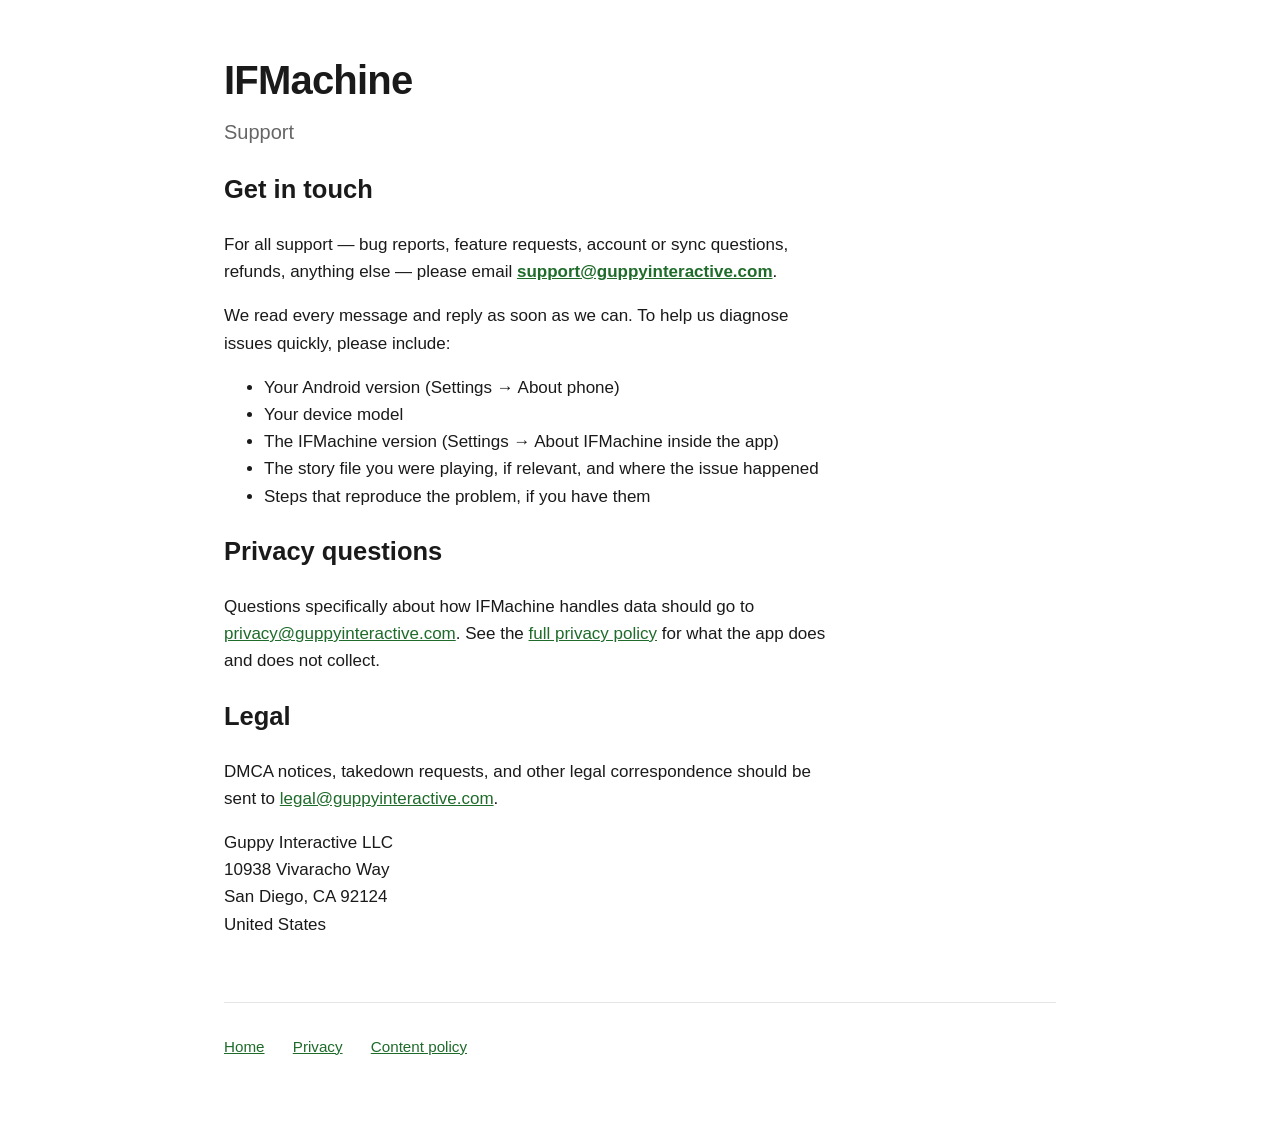
<file: support.html>
<!doctype html>
<html lang="en">
<head>
  <meta charset="utf-8">
  <meta name="viewport" content="width=device-width, initial-scale=1">
  <title>Support &mdash; IFMachine</title>
  <meta name="description" content="Support and contact information for IFMachine.">
  <link rel="stylesheet" href="style.css">
</head>
<body>
  <main>
    <header class="hero">
      <h1><a href="index.html">IFMachine</a></h1>
      <p class="tagline">Support</p>
    </header>

    <section class="prose">
      <h2>Get in touch</h2>

      <p>
        For all support &mdash; bug reports, feature requests, account or
        sync questions, refunds, anything else &mdash; please email
        <strong><a href="mailto:support@guppyinteractive.com">support@guppyinteractive.com</a></strong>.
      </p>

      <p>
        We read every message and reply as soon as we can. To help us
        diagnose issues quickly, please include:
      </p>

      <ul>
        <li>Your Android version (Settings &rarr; About phone)</li>
        <li>Your device model</li>
        <li>The IFMachine version (Settings &rarr; About IFMachine inside the app)</li>
        <li>The story file you were playing, if relevant, and where the issue happened</li>
        <li>Steps that reproduce the problem, if you have them</li>
      </ul>

      <h2>Privacy questions</h2>

      <p>
        Questions specifically about how IFMachine handles data should go to
        <a href="mailto:privacy@guppyinteractive.com">privacy@guppyinteractive.com</a>.
        See the <a href="privacy.html">full privacy policy</a> for what the
        app does and does not collect.
      </p>

      <h2>Legal</h2>

      <p>
        DMCA notices, takedown requests, and other legal correspondence
        should be sent to
        <a href="mailto:legal@guppyinteractive.com">legal@guppyinteractive.com</a>.
      </p>

      <p>
        Guppy Interactive LLC<br>
        10938 Vivaracho Way<br>
        San Diego, CA 92124<br>
        United States
      </p>
    </section>

    <footer>
      <nav>
        <a href="index.html">Home</a>
        <a href="privacy.html">Privacy</a>
        <a href="content-policy.html">Content policy</a>
      </nav>
    </footer>
  </main>
</body>
</html>
</file>
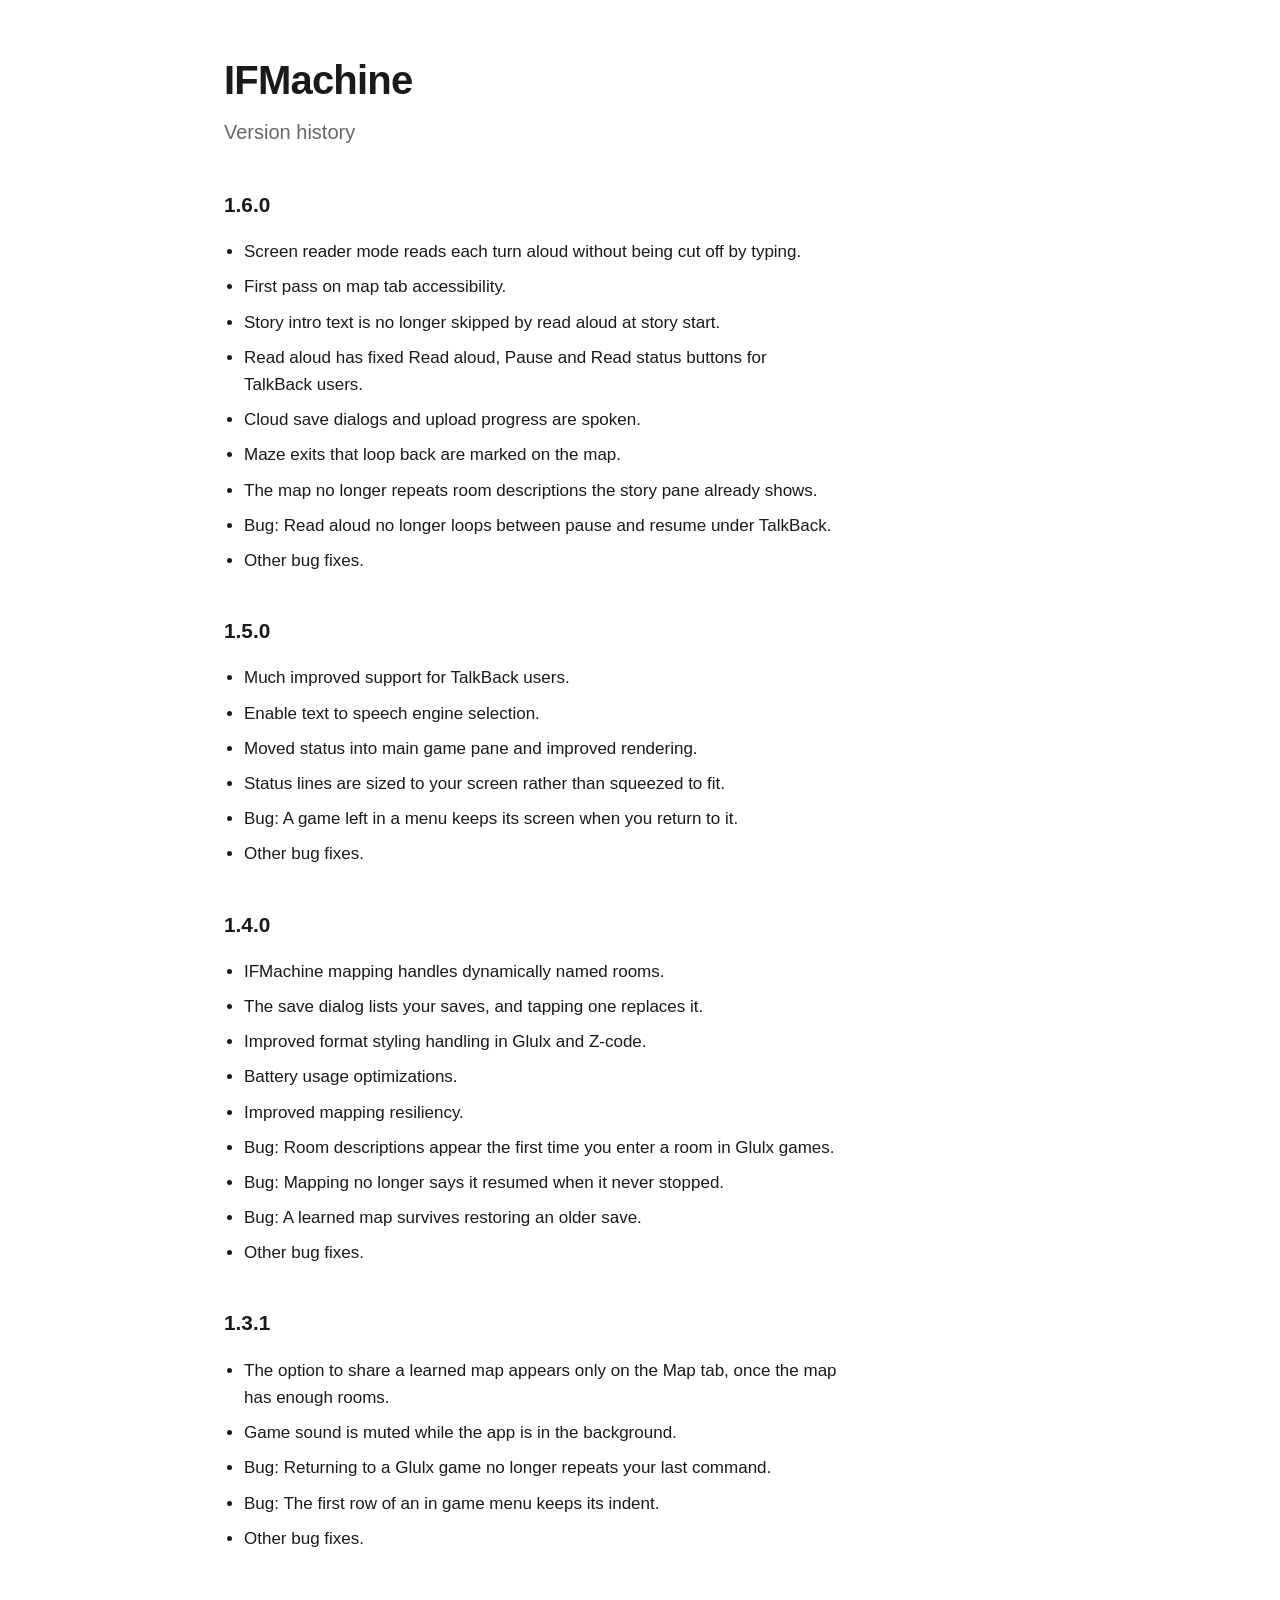
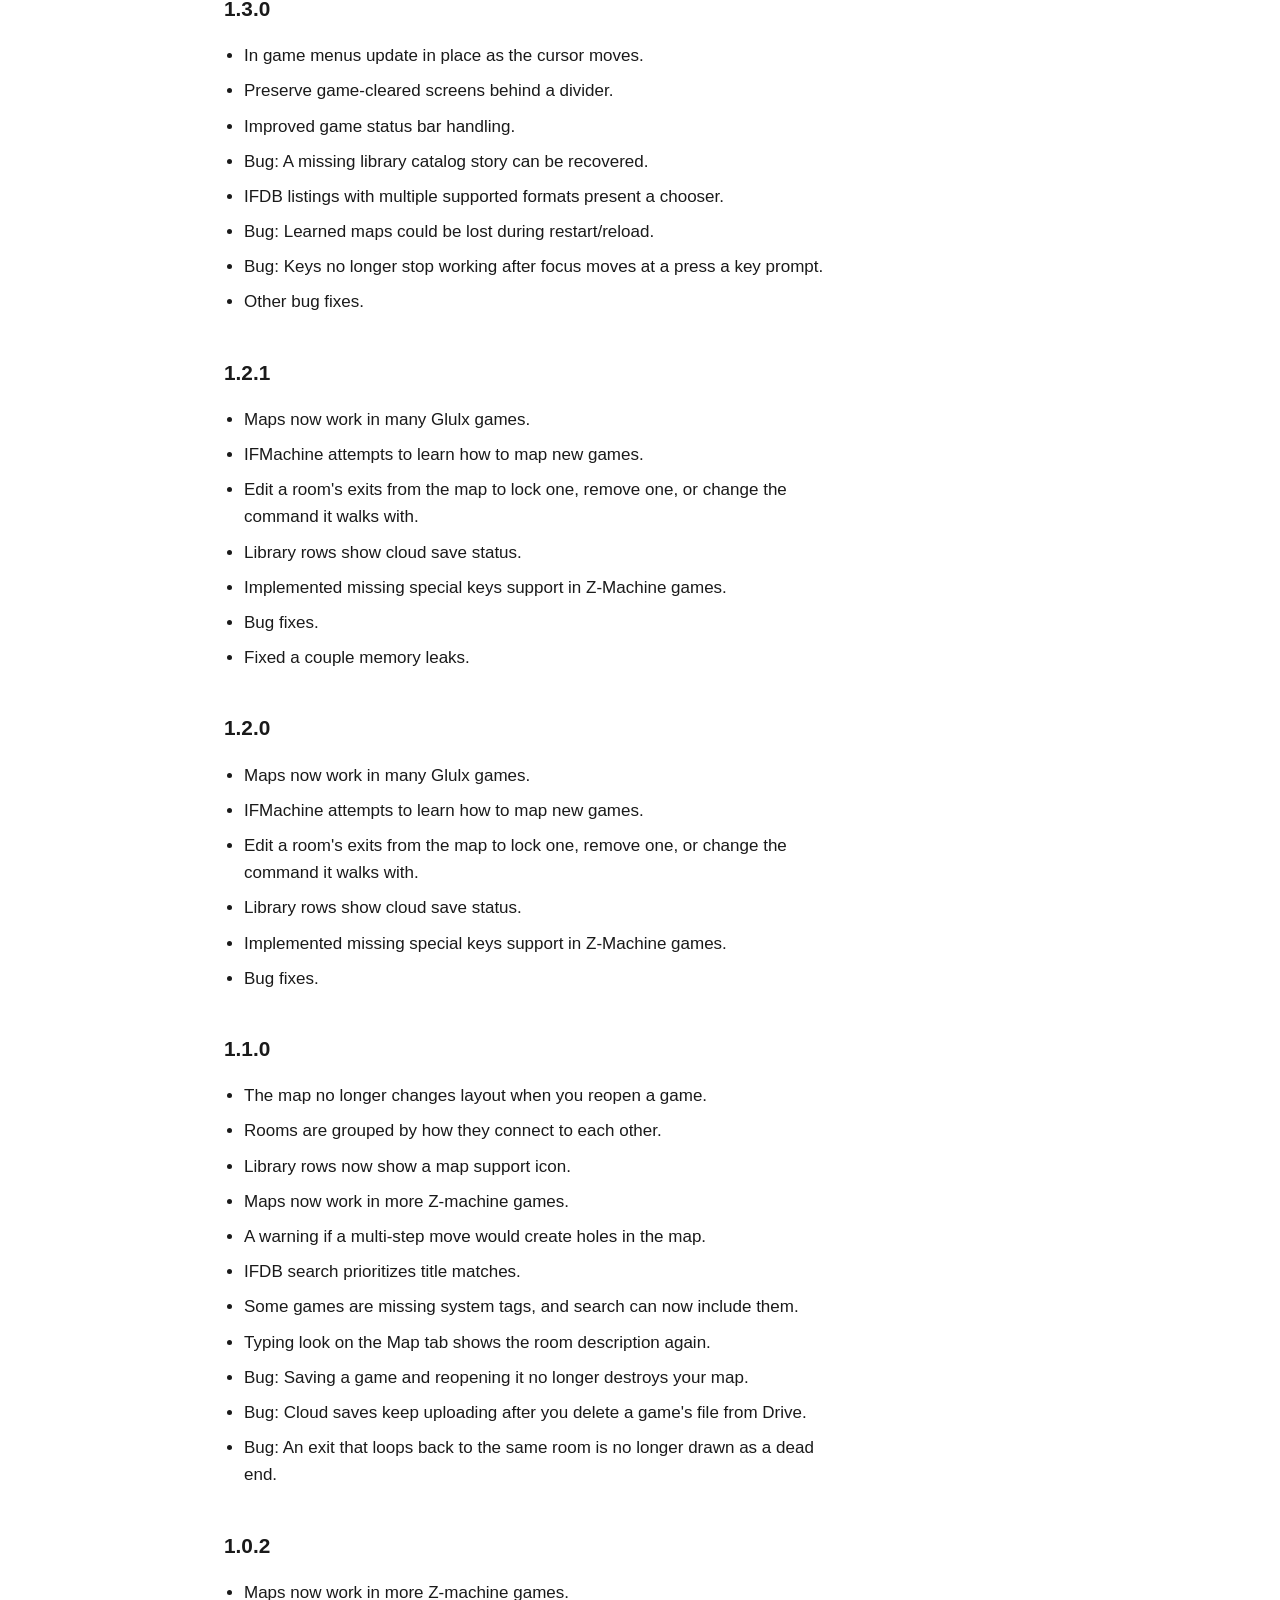
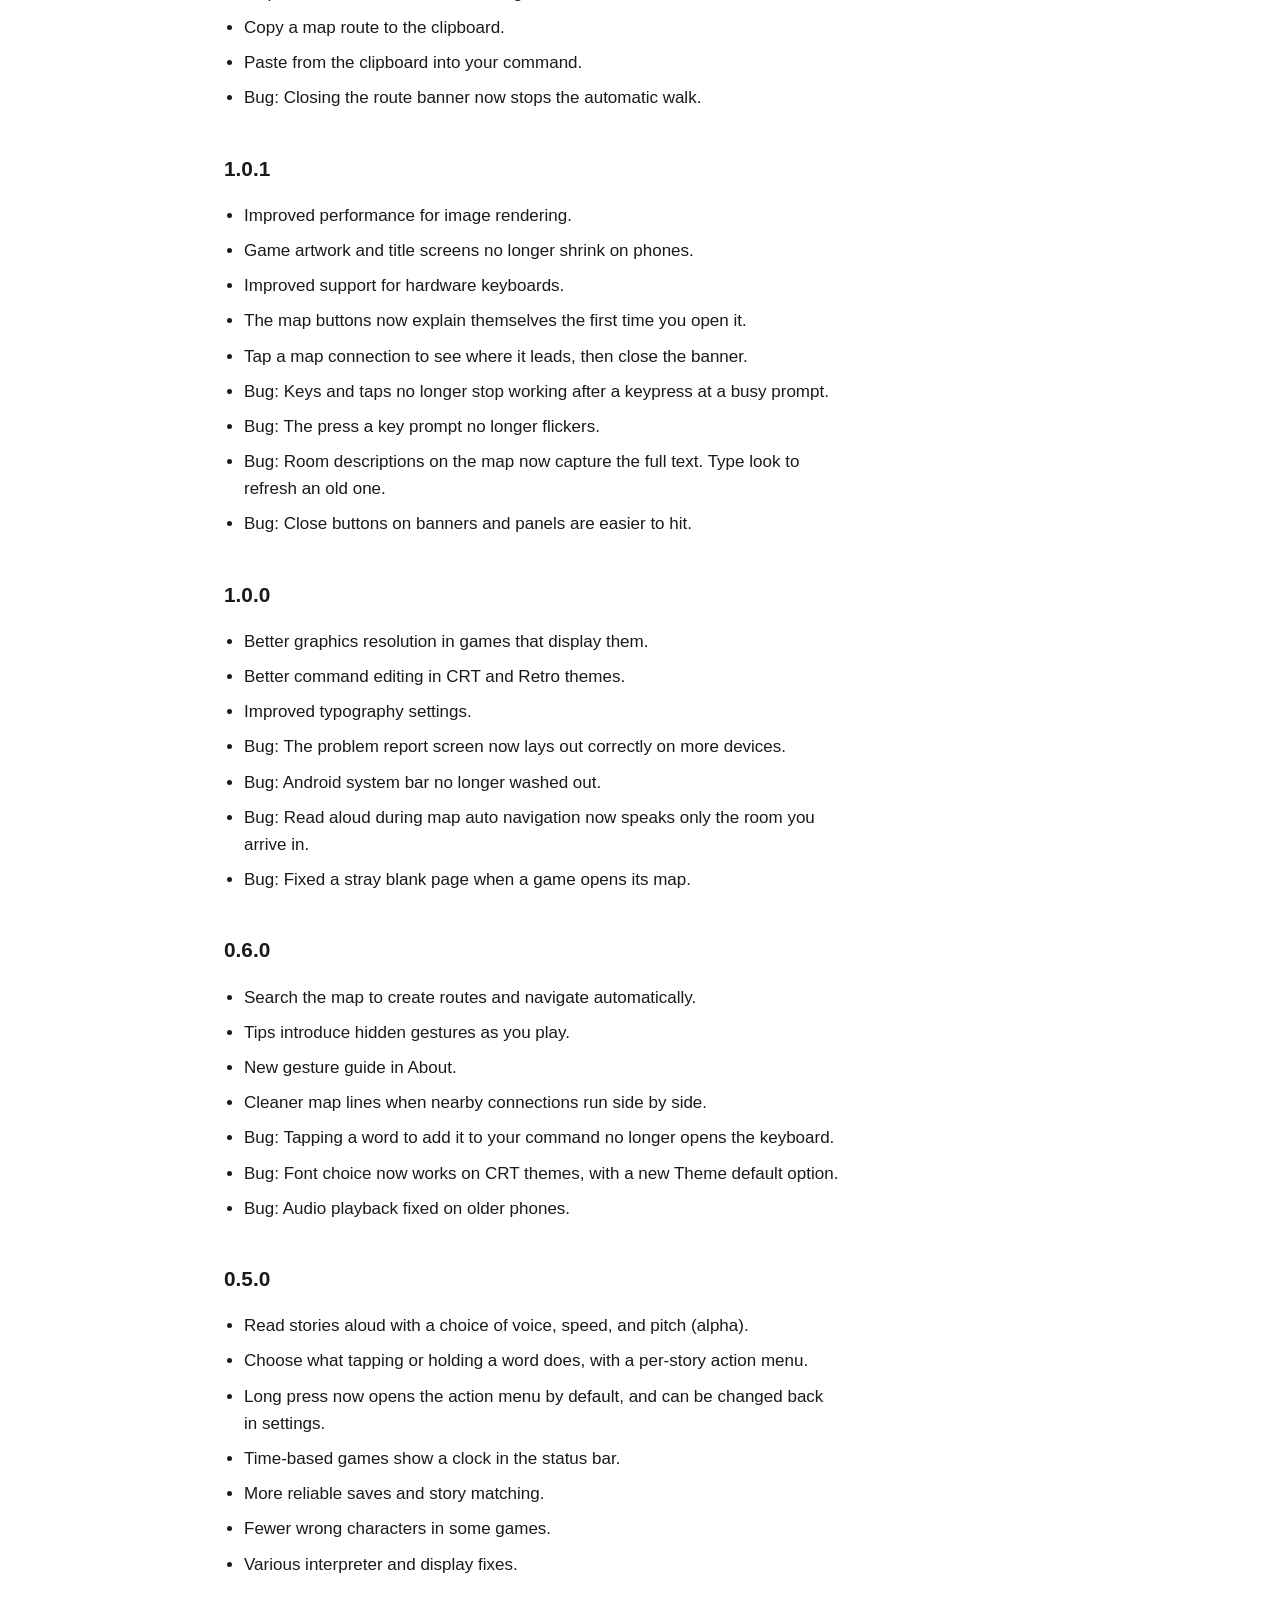
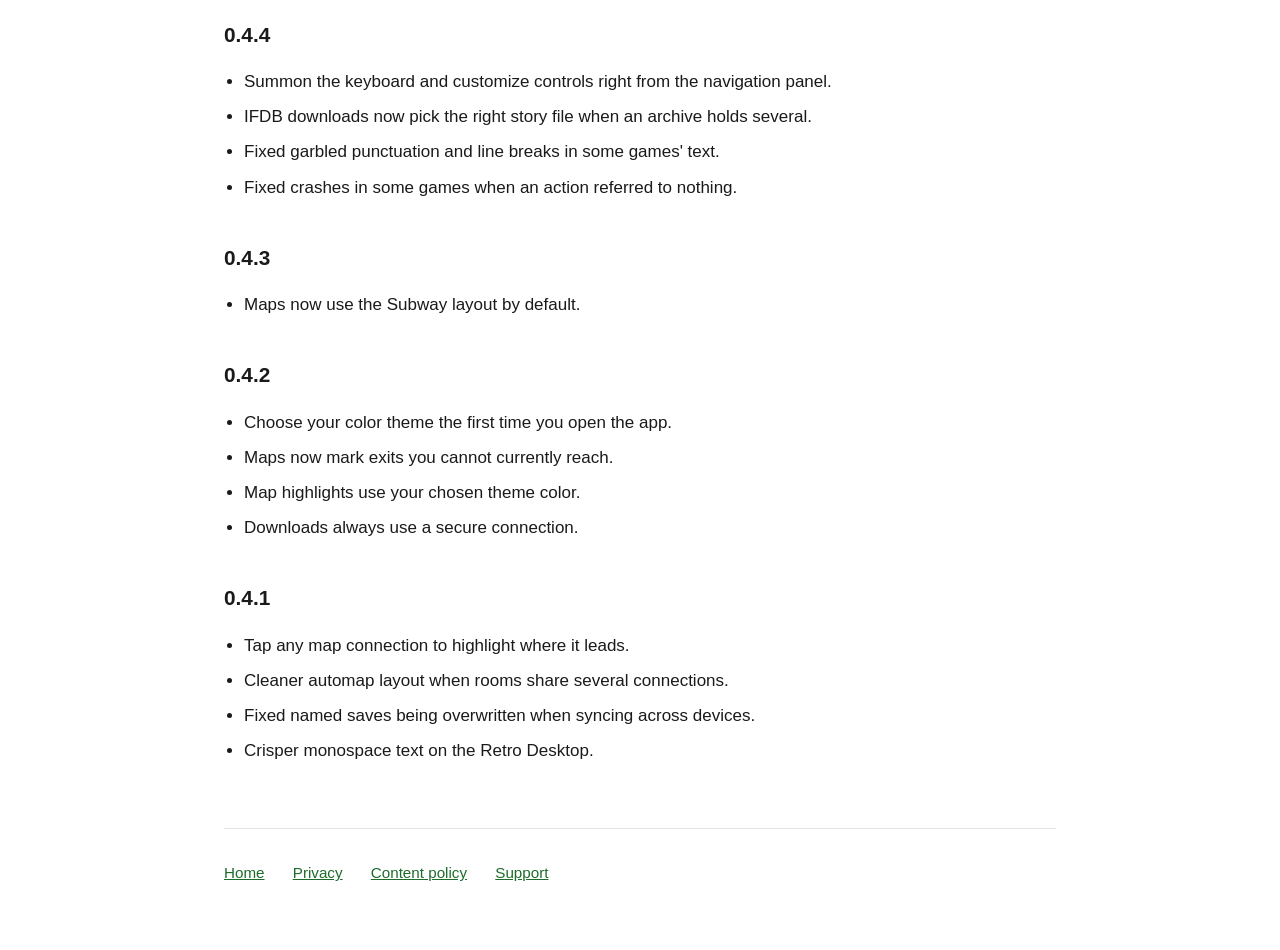
<file: versions.html>
<!doctype html>
<html lang="en">
<head>
  <meta charset="utf-8">
  <meta name="viewport" content="width=device-width, initial-scale=1">
  <title>Version history - IFMachine</title>
  <meta name="description" content="Release notes for every version of IFMachine.">
  <link rel="stylesheet" href="style.css">
</head>
<body>
  <main>
    <header class="hero">
      <h1><a href="index.html">IFMachine</a></h1>
      <p class="tagline">Version history</p>
    </header>

    <section class="prose whatsnew">
      <h2>1.6.0</h2>
      <ul class="features">
        <li>Screen reader mode reads each turn aloud without being cut off by typing.</li>
        <li>First pass on map tab accessibility.</li>
        <li>Story intro text is no longer skipped by read aloud at story start.</li>
        <li>Read aloud has fixed Read aloud, Pause and Read status buttons for TalkBack users.</li>
        <li>Cloud save dialogs and upload progress are spoken.</li>
        <li>Maze exits that loop back are marked on the map.</li>
        <li>The map no longer repeats room descriptions the story pane already shows.</li>
        <li>Bug: Read aloud no longer loops between pause and resume under TalkBack.</li>
        <li>Other bug fixes.</li>
      </ul>
    </section>

    <section class="prose whatsnew">
      <h2>1.5.0</h2>
      <ul class="features">
        <li>Much improved support for TalkBack users.</li>
        <li>Enable text to speech engine selection.</li>
        <li>Moved status into main game pane and improved rendering.</li>
        <li>Status lines are sized to your screen rather than squeezed to fit.</li>
        <li>Bug: A game left in a menu keeps its screen when you return to it.</li>
        <li>Other bug fixes.</li>
      </ul>
    </section>

    <section class="prose whatsnew">
      <h2>1.4.0</h2>
      <ul class="features">
        <li>IFMachine mapping handles dynamically named rooms.</li>
        <li>The save dialog lists your saves, and tapping one replaces it.</li>
        <li>Improved format styling handling in Glulx and Z-code.</li>
        <li>Battery usage optimizations.</li>
        <li>Improved mapping resiliency.</li>
        <li>Bug: Room descriptions appear the first time you enter a room in Glulx games.</li>
        <li>Bug: Mapping no longer says it resumed when it never stopped.</li>
        <li>Bug: A learned map survives restoring an older save.</li>
        <li>Other bug fixes.</li>
      </ul>
    </section>

    <section class="prose whatsnew">
      <h2>1.3.1</h2>
      <ul class="features">
        <li>The option to share a learned map appears only on the Map tab, once the map has enough rooms.</li>
        <li>Game sound is muted while the app is in the background.</li>
        <li>Bug: Returning to a Glulx game no longer repeats your last command.</li>
        <li>Bug: The first row of an in game menu keeps its indent.</li>
        <li>Other bug fixes.</li>
      </ul>
    </section>

    <section class="prose whatsnew">
      <h2>1.3.0</h2>
      <ul class="features">
        <li>In game menus update in place as the cursor moves.</li>
        <li>Preserve game-cleared screens behind a divider.</li>
        <li>Improved game status bar handling.</li>
        <li>Bug: A missing library catalog story can be recovered.</li>
        <li>IFDB listings with multiple supported formats present a chooser.</li>
        <li>Bug: Learned maps could be lost during restart/reload.</li>
        <li>Bug: Keys no longer stop working after focus moves at a press a key prompt.</li>
        <li>Other bug fixes.</li>
      </ul>
    </section>

    <section class="prose whatsnew">
      <h2>1.2.1</h2>
      <ul class="features">
        <li>Maps now work in many Glulx games.</li>
        <li>IFMachine attempts to learn how to map new games.</li>
        <li>Edit a room's exits from the map to lock one, remove one, or change the command it walks with.</li>
        <li>Library rows show cloud save status.</li>
        <li>Implemented missing special keys support in Z-Machine games.</li>
        <li>Bug fixes.</li>
        <li>Fixed a couple memory leaks.</li>
      </ul>
    </section>

    <section class="prose whatsnew">
      <h2>1.2.0</h2>
      <ul class="features">
        <li>Maps now work in many Glulx games.</li>
        <li>IFMachine attempts to learn how to map new games.</li>
        <li>Edit a room's exits from the map to lock one, remove one, or change the command it walks with.</li>
        <li>Library rows show cloud save status.</li>
        <li>Implemented missing special keys support in Z-Machine games.</li>
        <li>Bug fixes.</li>
      </ul>
    </section>

    <section class="prose whatsnew">
      <h2>1.1.0</h2>
      <ul class="features">
        <li>The map no longer changes layout when you reopen a game.</li>
        <li>Rooms are grouped by how they connect to each other.</li>
        <li>Library rows now show a map support icon.</li>
        <li>Maps now work in more Z-machine games.</li>
        <li>A warning if a multi-step move would create holes in the map.</li>
        <li>IFDB search prioritizes title matches.</li>
        <li>Some games are missing system tags, and search can now include them.</li>
        <li>Typing look on the Map tab shows the room description again.</li>
        <li>Bug: Saving a game and reopening it no longer destroys your map.</li>
        <li>Bug: Cloud saves keep uploading after you delete a game's file from Drive.</li>
        <li>Bug: An exit that loops back to the same room is no longer drawn as a dead end.</li>
      </ul>
    </section>

    <section class="prose whatsnew">
      <h2>1.0.2</h2>
      <ul class="features">
        <li>Maps now work in more Z-machine games.</li>
        <li>Copy a map route to the clipboard.</li>
        <li>Paste from the clipboard into your command.</li>
        <li>Bug: Closing the route banner now stops the automatic walk.</li>
      </ul>
    </section>

    <section class="prose whatsnew">
      <h2>1.0.1</h2>
      <ul class="features">
        <li>Improved performance for image rendering.</li>
        <li>Game artwork and title screens no longer shrink on phones.</li>
        <li>Improved support for hardware keyboards.</li>
        <li>The map buttons now explain themselves the first time you open it.</li>
        <li>Tap a map connection to see where it leads, then close the banner.</li>
        <li>Bug: Keys and taps no longer stop working after a keypress at a busy prompt.</li>
        <li>Bug: The press a key prompt no longer flickers.</li>
        <li>Bug: Room descriptions on the map now capture the full text. Type look to refresh an old one.</li>
        <li>Bug: Close buttons on banners and panels are easier to hit.</li>
      </ul>
    </section>

    <section class="prose whatsnew">
      <h2>1.0.0</h2>
      <ul class="features">
        <li>Better graphics resolution in games that display them.</li>
        <li>Better command editing in CRT and Retro themes.</li>
        <li>Improved typography settings.</li>
        <li>Bug: The problem report screen now lays out correctly on more devices.</li>
        <li>Bug: Android system bar no longer washed out.</li>
        <li>Bug: Read aloud during map auto navigation now speaks only the room you arrive in.</li>
        <li>Bug: Fixed a stray blank page when a game opens its map.</li>
      </ul>
    </section>

    <section class="prose whatsnew">
      <h2>0.6.0</h2>
      <ul class="features">
        <li>Search the map to create routes and navigate automatically.</li>
        <li>Tips introduce hidden gestures as you play.</li>
        <li>New gesture guide in About.</li>
        <li>Cleaner map lines when nearby connections run side by side.</li>
        <li>Bug: Tapping a word to add it to your command no longer opens the keyboard.</li>
        <li>Bug: Font choice now works on CRT themes, with a new Theme default option.</li>
        <li>Bug: Audio playback fixed on older phones.</li>
      </ul>
    </section>

    <section class="prose whatsnew">
      <h2>0.5.0</h2>
      <ul class="features">
        <li>Read stories aloud with a choice of voice, speed, and pitch (alpha).</li>
        <li>Choose what tapping or holding a word does, with a per-story action menu.</li>
        <li>Long press now opens the action menu by default, and can be changed back in settings.</li>
        <li>Time-based games show a clock in the status bar.</li>
        <li>More reliable saves and story matching.</li>
        <li>Fewer wrong characters in some games.</li>
        <li>Various interpreter and display fixes.</li>
      </ul>
    </section>

    <section class="prose whatsnew">
      <h2>0.4.4</h2>
      <ul class="features">
        <li>Summon the keyboard and customize controls right from the navigation panel.</li>
        <li>IFDB downloads now pick the right story file when an archive holds several.</li>
        <li>Fixed garbled punctuation and line breaks in some games' text.</li>
        <li>Fixed crashes in some games when an action referred to nothing.</li>
      </ul>
    </section>

    <section class="prose whatsnew">
      <h2>0.4.3</h2>
      <ul class="features">
        <li>Maps now use the Subway layout by default.</li>
      </ul>
    </section>

    <section class="prose whatsnew">
      <h2>0.4.2</h2>
      <ul class="features">
        <li>Choose your color theme the first time you open the app.</li>
        <li>Maps now mark exits you cannot currently reach.</li>
        <li>Map highlights use your chosen theme color.</li>
        <li>Downloads always use a secure connection.</li>
      </ul>
    </section>

    <section class="prose whatsnew">
      <h2>0.4.1</h2>
      <ul class="features">
        <li>Tap any map connection to highlight where it leads.</li>
        <li>Cleaner automap layout when rooms share several connections.</li>
        <li>Fixed named saves being overwritten when syncing across devices.</li>
        <li>Crisper monospace text on the Retro Desktop.</li>
      </ul>
    </section>

    <footer>
      <nav>
        <a href="index.html">Home</a>
        <a href="privacy.html">Privacy</a>
        <a href="content-policy.html">Content policy</a>
        <a href="support.html">Support</a>
      </nav>
    </footer>
  </main>
</body>
</html>
</file>
<file: style.css>
:root {
  --fg: #1a1a1a;
  --bg: #ffffff;
  --muted: #666666;
  --accent: #1e6b2a;
  --border: #e5e5e5;
  --warn-bg: #fff8db;
  --warn-border: #b58900;
  --warn-fg: #5c4a00;
}

@media (prefers-color-scheme: dark) {
  :root {
    --fg: #ececec;
    --bg: #0f0f0f;
    --muted: #9a9a9a;
    --accent: #5fd96b;
    --border: #2a2a2a;
    --warn-bg: #3a2f00;
    --warn-border: #b58900;
    --warn-fg: #f4dc7a;
  }
}

* { box-sizing: border-box; }

html { -webkit-text-size-adjust: 100%; }

body {
  margin: 0;
  font-family: -apple-system, BlinkMacSystemFont, "Segoe UI", Roboto,
    "Helvetica Neue", Arial, sans-serif;
  color: var(--fg);
  background: var(--bg);
  line-height: 1.6;
  font-size: 17px;
}

main {
  max-width: 880px;
  margin: 0 auto;
  padding: 3rem 1.5rem 4rem;
}

.hero h1 {
  font-size: 2.5rem;
  margin: 0 0 0.25rem;
  letter-spacing: -0.02em;
}

.hero h1 a {
  color: inherit;
  text-decoration: none;
}

.tagline {
  font-size: 1.25rem;
  color: var(--muted);
  margin: 0 0 1.25rem;
}

.store-link {
  display: inline-block;
  padding: 0.5rem 1.25rem;
  border: 1px solid var(--accent);
  border-radius: 8px;
  font-weight: 600;
  text-decoration: none;
}

.store-link:hover {
  text-decoration: none;
  background: var(--border);
}

.screenshots {
  display: grid;
  gap: 1rem;
  margin: 2rem 0 3rem;
}

.screenshots.phones {
  grid-template-columns: repeat(5, 1fr);
}

.screenshots.tablets {
  grid-template-columns: repeat(2, 1fr);
  margin-top: 3rem;
}

.screenshots img {
  width: 100%;
  height: auto;
  border-radius: 12px;
  border: 1px solid var(--border);
  display: block;
  cursor: zoom-in;
}

.prose p {
  max-width: 65ch;
}

.features {
  max-width: 65ch;
  padding-left: 1.25rem;
}

.features li {
  margin-bottom: 0.5rem;
}

a {
  color: var(--accent);
}

a:hover {
  text-decoration: underline;
}

.whatsnew h2 {
  font-size: 1.3rem;
  margin: 2.5rem 0 0.75rem;
}

footer {
  margin-top: 4rem;
  padding-top: 2rem;
  border-top: 1px solid var(--border);
  color: var(--muted);
  font-size: 0.95rem;
}

footer .fine-print {
  max-width: 65ch;
  margin-top: 0;
}

footer nav a {
  margin-right: 1.5rem;
}

@media (max-width: 720px) {
  main { padding: 2rem 1.25rem 3rem; }
  .hero h1 { font-size: 2rem; }
  .tagline { font-size: 1.1rem; }

  /* swipeable strips with a peek of the next image */
  .screenshots.phones,
  .screenshots.tablets {
    display: flex;
    gap: 0.75rem;
    overflow-x: auto;
    scroll-snap-type: x mandatory;
    -webkit-overflow-scrolling: touch;
    scrollbar-width: none;
    margin-left: -1.25rem;
    margin-right: -1.25rem;
    padding: 0 1.25rem;
    scroll-padding: 0 1.25rem;
  }

  .screenshots.phones::-webkit-scrollbar,
  .screenshots.tablets::-webkit-scrollbar {
    display: none;
  }

  .screenshots.phones img,
  .screenshots.tablets img {
    flex: none;
    scroll-snap-align: center;
  }

  .screenshots.phones img { width: 78vw; }
  .screenshots.tablets img { width: 88vw; }
}

/* lightbox */
.lightbox {
  position: fixed;
  inset: 0;
  z-index: 10;
  background: rgba(0, 0, 0, 0.92);
  display: flex;
  align-items: center;
  justify-content: center;
}

.lightbox[hidden] { display: none; }

.lightbox img {
  max-width: calc(100vw - 2rem);
  max-height: calc(100vh - 2rem);
  width: auto;
  height: auto;
  border-radius: 8px;
}

.lightbox button {
  position: fixed;
  border: 0;
  background: rgba(0, 0, 0, 0.45);
  color: #fff;
  font: inherit;
  font-size: 2.25rem;
  line-height: 1;
  width: 2.75rem;
  height: 2.75rem;
  border-radius: 50%;
  cursor: pointer;
  display: flex;
  align-items: center;
  justify-content: center;
  padding: 0 0 0.2rem;
}

.lightbox button:hover { background: rgba(255, 255, 255, 0.2); }

.lb-prev { left: 0.75rem; top: 50%; transform: translateY(-50%); }
.lb-next { right: 0.75rem; top: 50%; transform: translateY(-50%); }
.lb-close { top: 0.75rem; right: 0.75rem; }

.lb-count {
  position: fixed;
  bottom: 1rem;
  left: 50%;
  transform: translateX(-50%);
  color: #fff;
  font-size: 0.9rem;
  background: rgba(0, 0, 0, 0.45);
  padding: 0.15rem 0.7rem;
  border-radius: 999px;
}

body.lb-open { overflow: hidden; }

/* privacy / policy specific */
.policy h1 {
  font-size: 2rem;
  margin: 0 0 0.5rem;
}

.policy h2 {
  margin-top: 2.5rem;
  font-size: 1.3rem;
}

.policy .meta {
  color: var(--muted);
  font-size: 0.95rem;
  margin: 0 0 2rem;
}

.policy table {
  border-collapse: collapse;
  margin: 1rem 0;
  width: 100%;
}

.policy table th,
.policy table td {
  border: 1px solid var(--border);
  padding: 0.5rem 0.75rem;
  text-align: left;
  vertical-align: top;
  word-break: break-word;
}

.policy .permissions {
  margin: 1rem 0;
  max-width: 65ch;
}

.policy .permissions dt {
  margin-top: 0.75rem;
  font-weight: 600;
}

.policy .permissions dt:first-child {
  margin-top: 0;
}

.policy .permissions dd {
  margin: 0.25rem 0 0 1.25rem;
}

.policy code {
  background: var(--border);
  padding: 0.1em 0.4em;
  border-radius: 4px;
  font-size: 0.9em;
}
</file>
